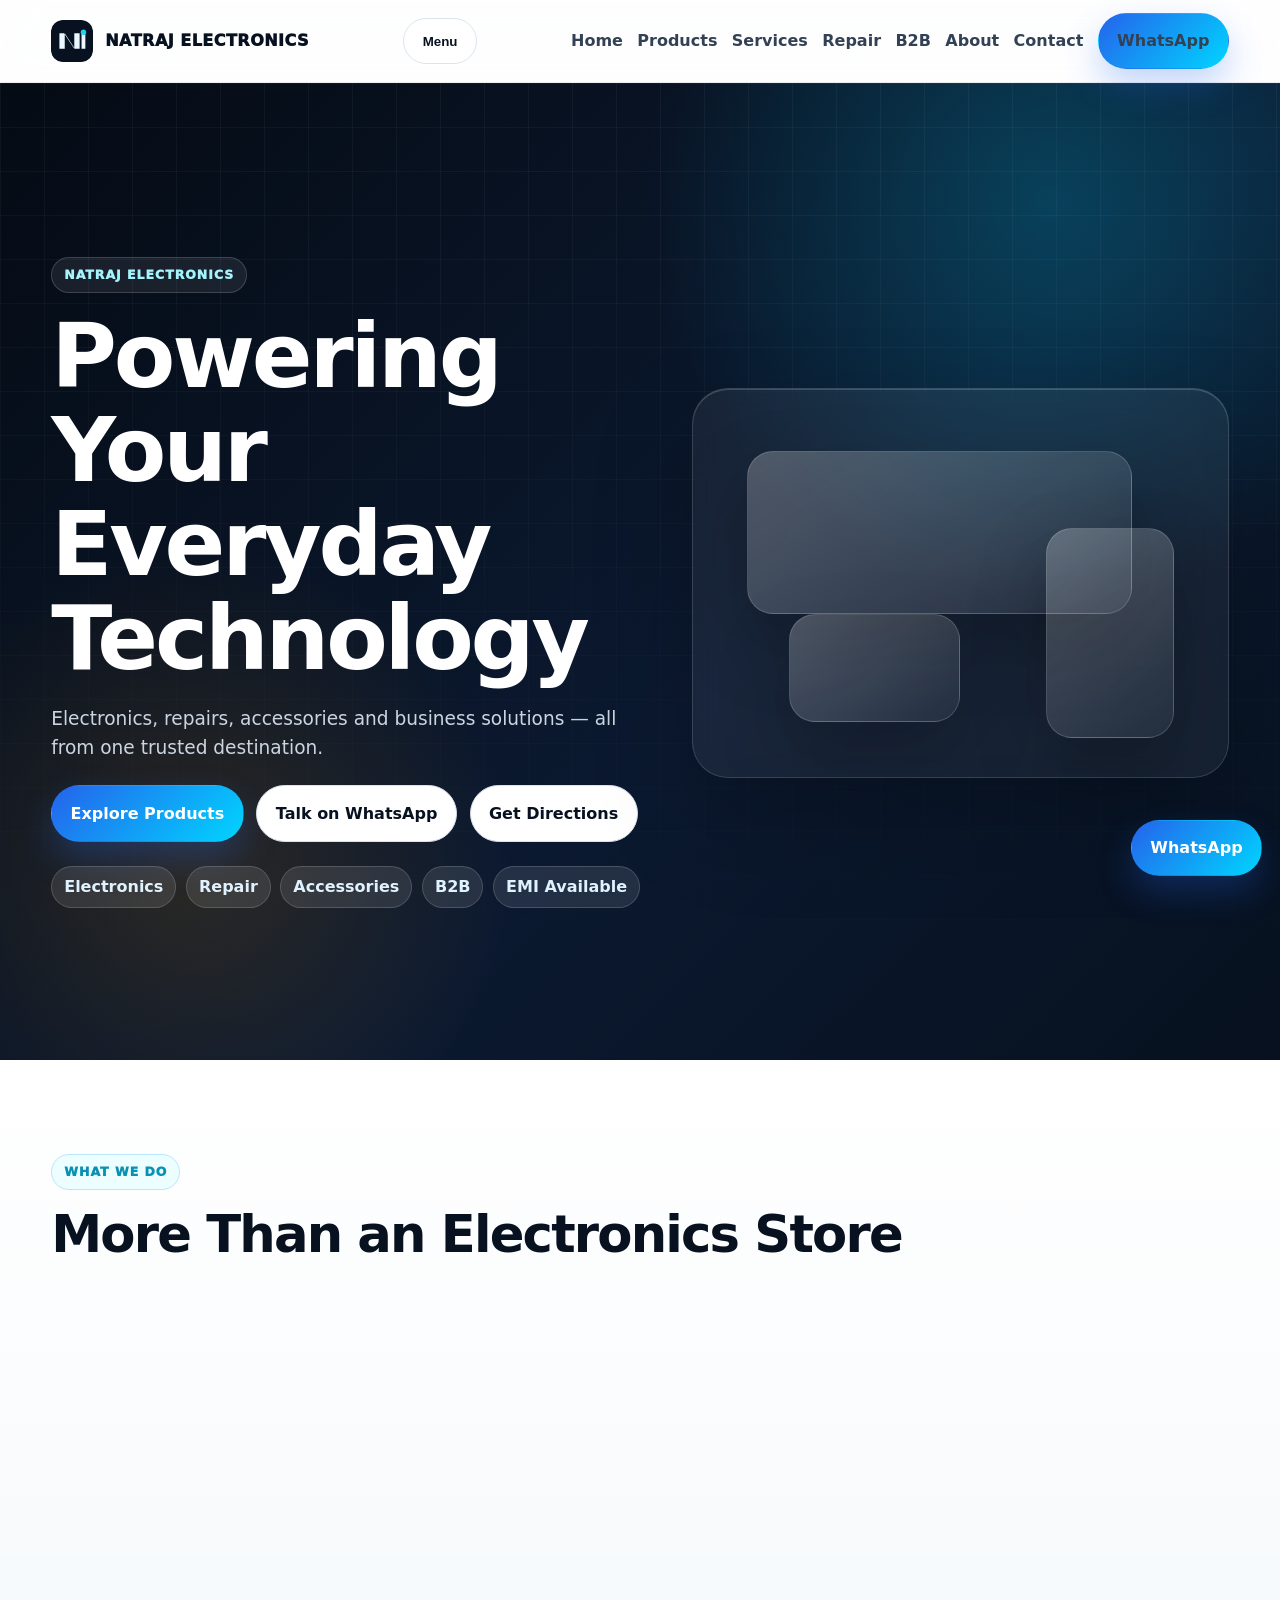
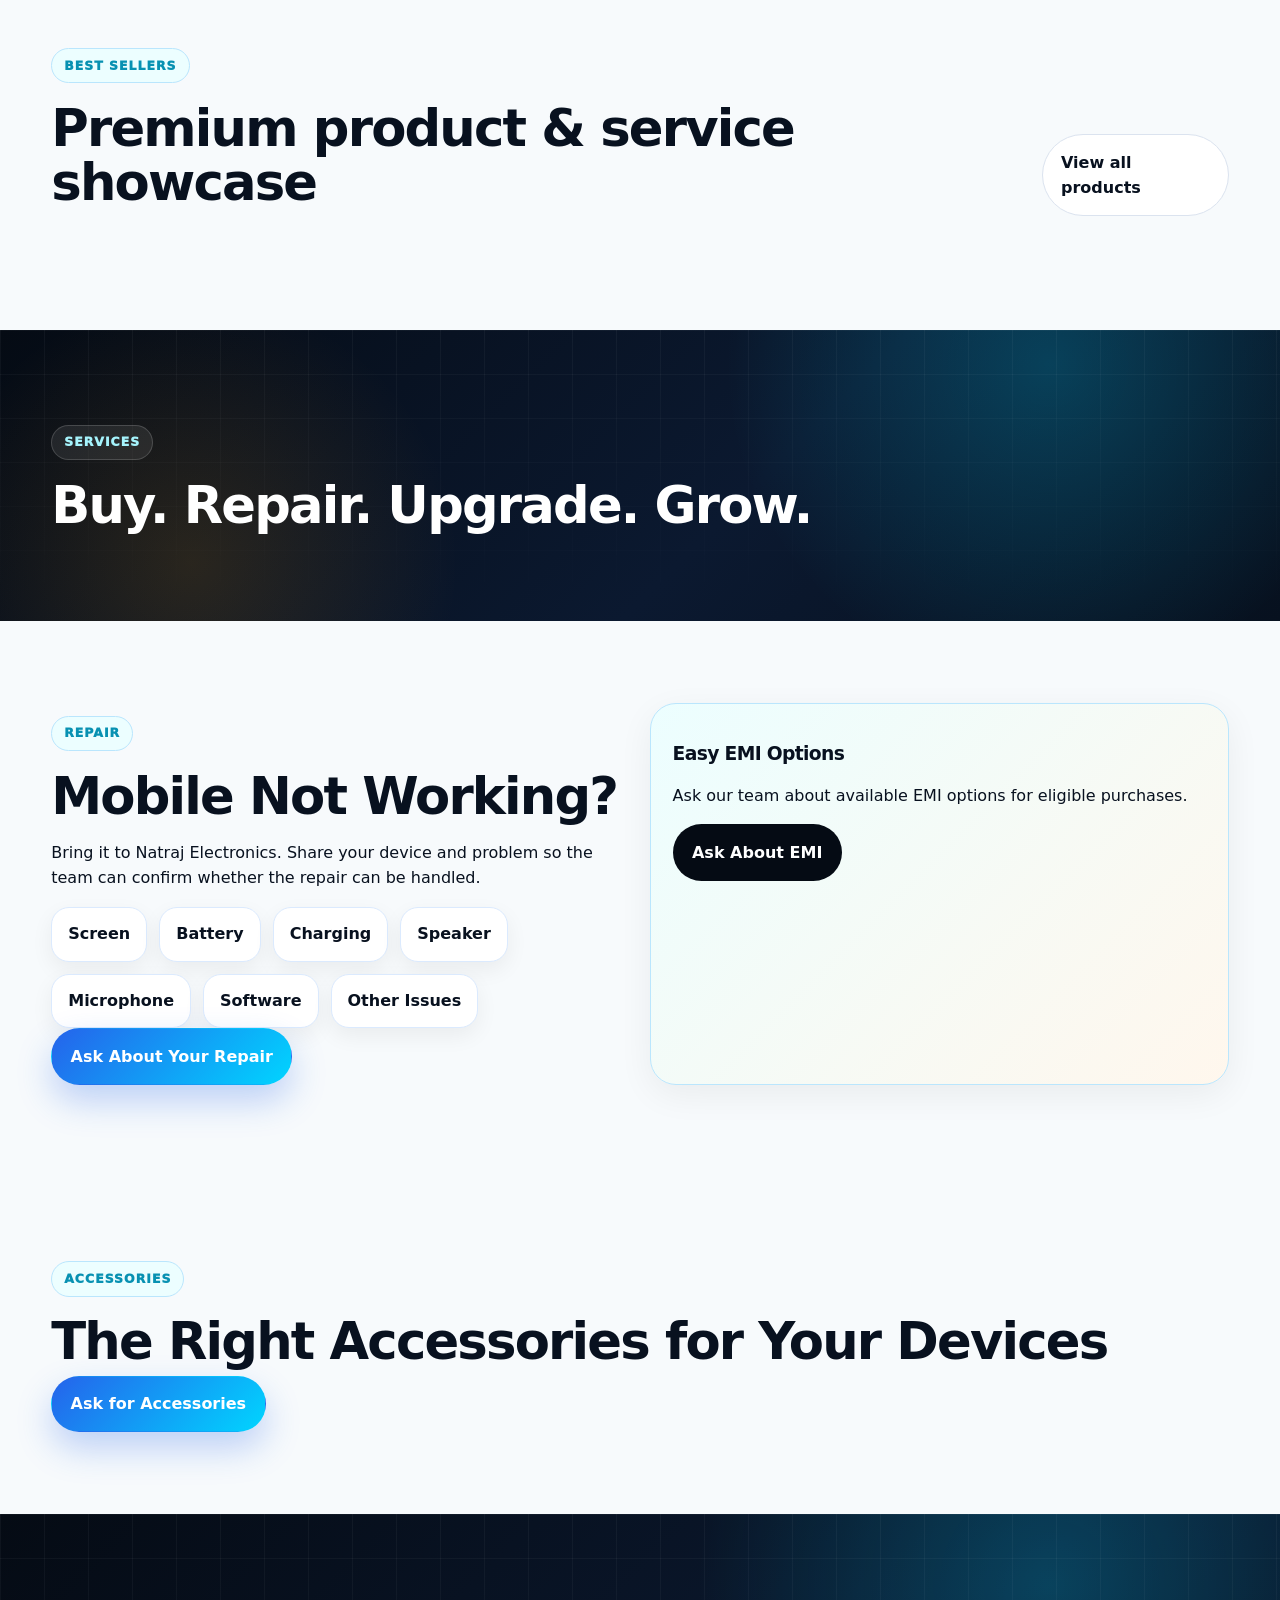
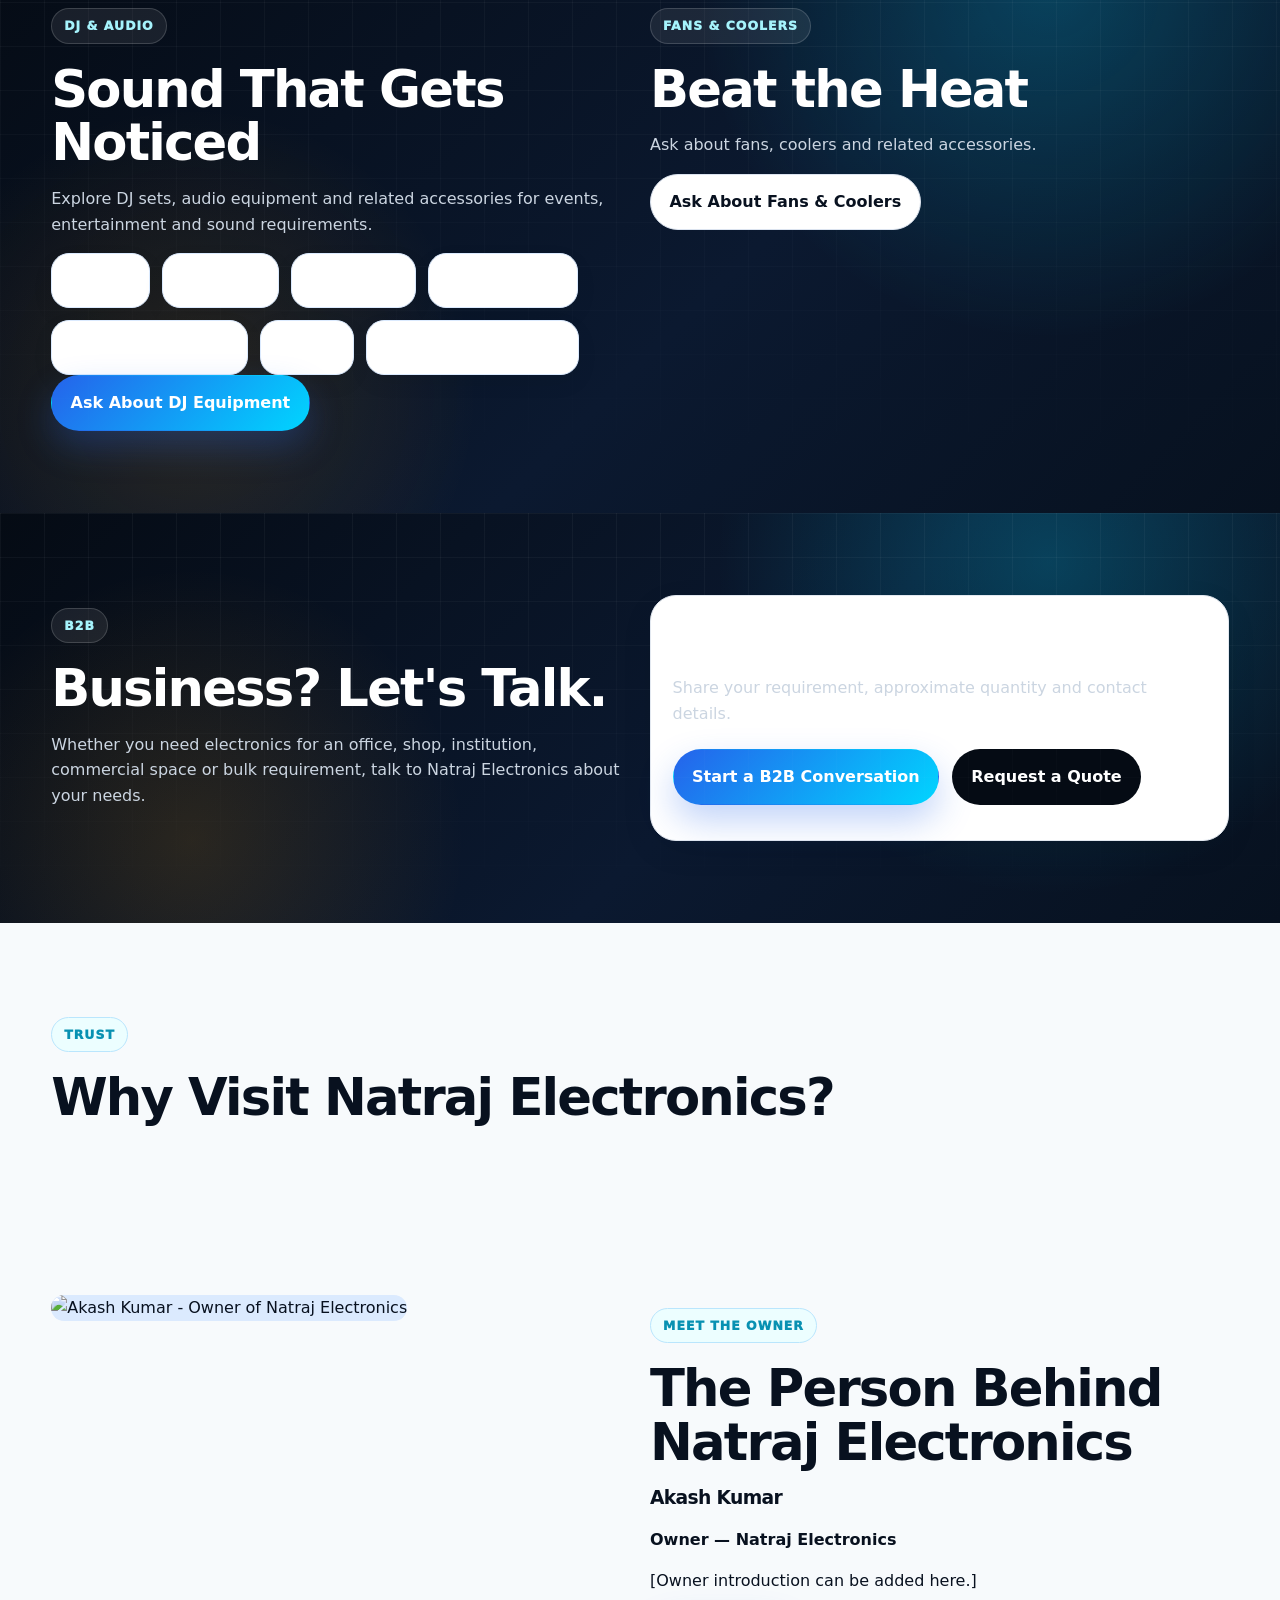
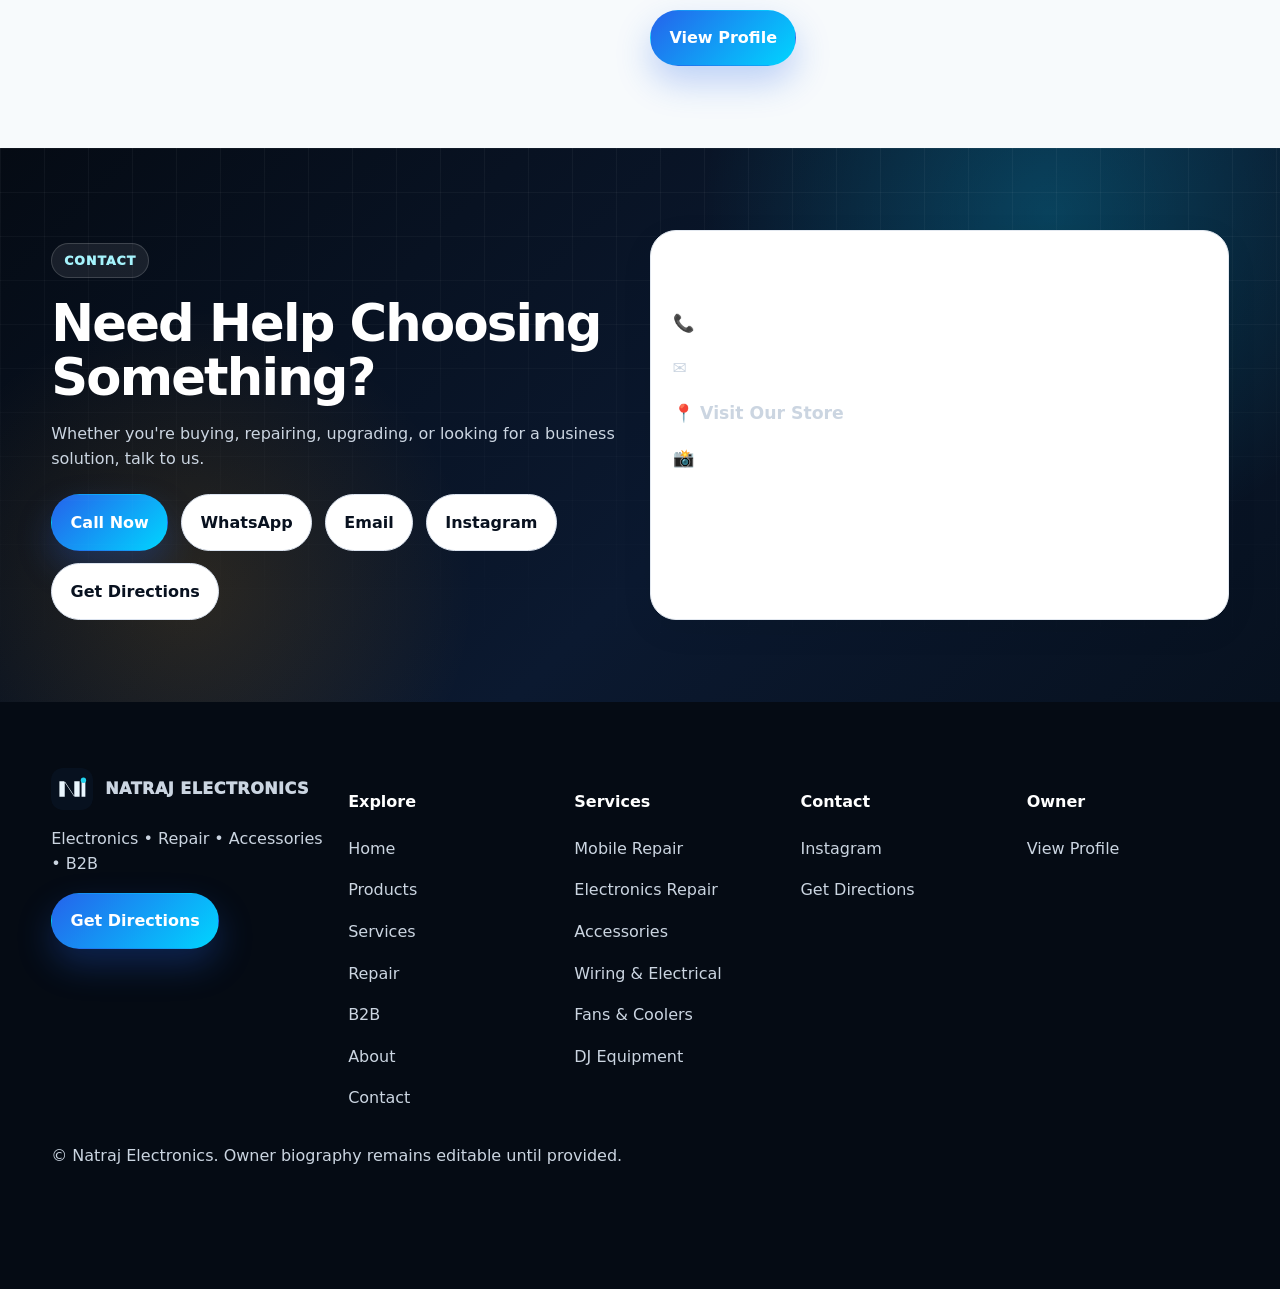
<file: index.html>
<!doctype html><html lang="en"><head><meta charset="utf-8"><meta name="viewport" content="width=device-width,initial-scale=1"><title>Natraj Electronics | Electronics, Repair, Accessories & B2B</title><meta name="description" content="Natraj Electronics offers electronics, mobile accessories, repair services, wiring items, fans, coolers, DJ equipment, B2B solutions and EMI options."><link rel="canonical" href="./index.html"><meta property="og:title" content="Natraj Electronics | Electronics, Repair, Accessories & B2B"><meta property="og:description" content="Natraj Electronics offers electronics, mobile accessories, repair services, wiring items, fans, coolers, DJ equipment, B2B solutions and EMI options."><meta property="og:image" content="assets/images/shop/og-image.svg"><meta name="twitter:card" content="summary_large_image"><meta name="twitter:title" content="Natraj Electronics | Electronics, Repair, Accessories & B2B"><meta name="twitter:description" content="Natraj Electronics offers electronics, mobile accessories, repair services, wiring items, fans, coolers, DJ equipment, B2B solutions and EMI options."><link rel="icon" href="favicon/favicon.svg"><link rel="apple-touch-icon" href="favicon/apple-touch-icon.svg"><link rel="stylesheet" href="css/style.css"><script type="application/ld+json">{"@context":"https://schema.org","@graph":[{"@type":"ElectronicsStore","name":"Natraj Electronics","telephone":"+918969154444","email":"akashakash4657@gmail.com","sameAs":["https://www.instagram.com/natr.aj4444/"],"geo":{"@type":"GeoCoordinates","latitude":25.8860802,"longitude":87.193585},"hasMap":"https://www.google.com/maps/place/Natraj+Electronics/"},{"@type":"WebSite","name":"Natraj Electronics","url":"./"}]}</script></head><body data-page="home"><a class="skip-link" href="#main">Skip to content</a><header class="site-header"><div class="container nav"><a class="brand" href="index.html"><img src="assets/images/logo/mark.svg" alt="Natraj Electronics logo"><span>NATRAJ ELECTRONICS</span></a><button class="btn btn-secondary menu-toggle" type="button" aria-expanded="false" aria-label="Toggle navigation">Menu</button><nav class="nav-links" aria-label="Primary"><a href="index.html">Home</a><a href="products.html">Products</a><a href="services.html">Services</a><a href="services.html#repair">Repair</a><a href="b2b.html">B2B</a><a href="owner.html">About</a><a href="contact.html">Contact</a><a class="btn btn-primary" data-link="whatsapp" target="_blank" rel="noopener">WhatsApp</a></nav></div></header><main id="main"><section class="hero"><div class="container hero-grid"><div><span class="eyebrow">NATRAJ ELECTRONICS</span><h1>Powering Your Everyday Technology</h1><p class="lead">Electronics, repairs, accessories and business solutions — all from one trusted destination.</p><div class="hero-actions"><a class="btn btn-primary" href="products.html">Explore Products</a><a class="btn btn-secondary" data-link="whatsapp" target="_blank" rel="noopener">Talk on WhatsApp</a><a class="btn btn-secondary" data-link="maps" target="_blank" rel="noopener">Get Directions</a></div><div class="trust-strip"><span>Electronics</span><span>Repair</span><span>Accessories</span><span>B2B</span><span>EMI Available</span></div></div><div class="device-stage" aria-label="Abstract premium electronics visual"><div class="device tv"></div><div class="device phone"></div><div class="device chip-device"></div></div></div></section><section class="soft-section"><div class="container"><p class="eyebrow">What we do</p><h2 class="section-title">More Than an Electronics Store</h2><div class="grid cols-4"><article class="what-card reveal"><h3>Buy</h3><p>Electronics, accessories, fans, coolers, DJ equipment and more.</p></article><article class="what-card reveal"><h3>Repair</h3><p>Mobile, electronics and accessory repair/support.</p></article><article class="what-card reveal"><h3>Business</h3><p>B2B and bulk electronics requirements.</p></article><article class="what-card reveal"><h3>Upgrade</h3><p>New electronics and accessories with EMI options.</p></article></div></div></section><section id="products"><div class="container"><div class="section-head"><div><p class="eyebrow">Best Sellers</p><h2>Premium product & service showcase</h2></div><a class="btn btn-secondary" href="products.html">View all products</a></div><div id="productGrid" class="grid cols-3"></div></div></section><section class="dark-section"><div class="container"><p class="eyebrow">Services</p><h2 class="section-title">Buy. Repair. Upgrade. Grow.</h2><div class="grid cols-4" data-services></div></div></section><section id="repair"><div class="container grid cols-2"><div><p class="eyebrow">Repair</p><h2 class="section-title">Mobile Not Working?</h2><p>Bring it to Natraj Electronics. Share your device and problem so the team can confirm whether the repair can be handled.</p><div class="repair-chips"><span>Screen</span><span>Battery</span><span>Charging</span><span>Speaker</span><span>Microphone</span><span>Software</span><span>Other Issues</span></div><a class="btn btn-primary" data-link="whatsapp" data-message-key="repair" target="_blank" rel="noopener">Ask About Your Repair</a></div><article class="card accent-card"><h3>Easy EMI Options</h3><p>Ask our team about available EMI options for eligible purchases.</p><a class="btn btn-dark" data-link="whatsapp" data-message-key="emi" target="_blank" rel="noopener">Ask About EMI</a></article></div></section><section><div class="container"><p class="eyebrow">Accessories</p><h2 class="section-title">The Right Accessories for Your Devices</h2><div id="accessoryItems" class="category-grid"></div><a class="btn btn-primary" data-link="whatsapp" data-message-key="accessories" target="_blank" rel="noopener">Ask for Accessories</a></div></section><section class="dark-section"><div class="container grid cols-2"><div><p class="eyebrow">DJ & Audio</p><h2 class="section-title">Sound That Gets Noticed</h2><p>Explore DJ sets, audio equipment and related accessories for events, entertainment and sound requirements.</p><div class="repair-chips"><span>DJ Sets</span><span>Speakers</span><span>Amplifiers</span><span>Microphones</span><span>Audio Accessories</span><span>Cables</span><span>Other DJ Equipment</span></div><a class="btn btn-primary" data-link="whatsapp" data-message-key="dj" target="_blank" rel="noopener">Ask About DJ Equipment</a></div><div><p class="eyebrow">Fans & Coolers</p><h2 class="section-title">Beat the Heat</h2><p>Ask about fans, coolers and related accessories.</p><a class="btn btn-secondary" data-link="whatsapp" data-message-key="fans" target="_blank" rel="noopener">Ask About Fans & Coolers</a></div></div></section><section class="dark-section"><div class="container grid cols-2"><div><p class="eyebrow">B2B</p><h2 class="section-title">Business? Let's Talk.</h2><p>Whether you need electronics for an office, shop, institution, commercial space or bulk requirement, talk to Natraj Electronics about your needs.</p><div id="b2bItems" class="filters"></div></div><div class="card"><h3>Start a business conversation</h3><p class="muted">Share your requirement, approximate quantity and contact details.</p><div class="action-row"><a class="btn btn-primary" data-link="whatsapp" data-message-key="b2b" target="_blank" rel="noopener">Start a B2B Conversation</a><a class="btn btn-dark" href="b2b.html#b2b-form">Request a Quote</a></div></div></div></section><section><div class="container"><p class="eyebrow">Trust</p><h2 class="section-title">Why Visit Natraj Electronics?</h2><div id="trustGrid" class="grid cols-3"></div></div></section><section><div class="container grid cols-2"><article class="portrait-card"><img class="owner-img" data-owner-image alt="Akash Kumar - Owner of Natraj Electronics" loading="lazy" width="720" height="900"></article><div><p class="eyebrow">Meet the Owner</p><h2 class="section-title">The Person Behind Natraj Electronics</h2><h3>Akash Kumar</h3><p><strong>Owner — Natraj Electronics</strong></p><p>[Owner introduction can be added here.]</p><a class="btn btn-primary" data-link="owner" target="_blank" rel="noopener">View Profile</a></div></div></section><section class="dark-section"><div class="container grid cols-2"><div><p class="eyebrow">Contact</p><h2 class="section-title">Need Help Choosing Something?</h2><p>Whether you're buying, repairing, upgrading, or looking for a business solution, talk to us.</p><div class="action-row"><a class="btn btn-primary" data-link="call">Call Now</a><a class="btn btn-secondary" data-link="whatsapp" target="_blank" rel="noopener">WhatsApp</a><a class="btn btn-secondary" data-link="email">Email</a><a class="btn btn-secondary" data-link="instagram" target="_blank" rel="noopener">Instagram</a><a class="btn btn-secondary" data-link="maps" target="_blank" rel="noopener">Get Directions</a></div></div><article class="card contact-card"><h3>Natraj Electronics</h3><p>📞 <a data-link="call"><strong data-config="phone"></strong></a></p><p>✉ <a data-link="email"><strong data-config="email"></strong></a></p><p>📍 <a data-link="maps" target="_blank" rel="noopener"><strong>Visit Our Store</strong></a></p><p>📸 <a data-link="instagram" target="_blank" rel="noopener"><strong data-config="instagramHandle"></strong></a></p></article></div></section></main><footer class="site-footer"><div class="container footer-grid"><div><a class="brand" href="index.html"><img src="assets/images/logo/mark.svg" alt="Natraj Electronics logo"><span>NATRAJ ELECTRONICS</span></a><p>Electronics • Repair • Accessories • B2B</p><a class="btn btn-primary" data-link="maps" target="_blank" rel="noopener">Get Directions</a></div><div><h4>Explore</h4><p><a href="index.html">Home</a></p><p><a href="products.html">Products</a></p><p><a href="services.html">Services</a></p><p><a href="services.html#repair">Repair</a></p><p><a href="b2b.html">B2B</a></p><p><a href="owner.html">About</a></p><p><a href="contact.html">Contact</a></p></div><div><h4>Services</h4><p>Mobile Repair</p><p>Electronics Repair</p><p>Accessories</p><p>Wiring & Electrical</p><p>Fans & Coolers</p><p>DJ Equipment</p></div><div><h4>Contact</h4><p><a data-link="call"><span data-config="phone"></span></a></p><p><a data-link="email"><span data-config="email"></span></a></p><p><a data-link="instagram" target="_blank" rel="noopener">Instagram</a></p><p><a data-link="maps" target="_blank" rel="noopener">Get Directions</a></p></div><div><h4>Owner</h4><p><span data-config="owner.name"></span></p><p><a data-link="owner" target="_blank" rel="noopener">View Profile</a></p></div></div><div class="container"><p>© <span class="year"></span> Natraj Electronics. Owner biography remains editable until provided.</p></div></footer><a class="btn btn-primary floating-whatsapp" data-link="whatsapp" target="_blank" rel="noopener" aria-label="WhatsApp Natraj Electronics">WhatsApp</a><nav class="mobile-bottom-nav" aria-label="Mobile quick navigation"><a href="index.html">Home</a><a href="products.html">Products</a><a data-link="whatsapp" target="_blank" rel="noopener">WhatsApp</a><a data-link="call">Call</a></nav><script src="js/config.js"></script><script src="js/products.js"></script><script src="js/services.js"></script><script src="js/main.js"></script><script src="js/contact.js"></script></body></html>
</file>
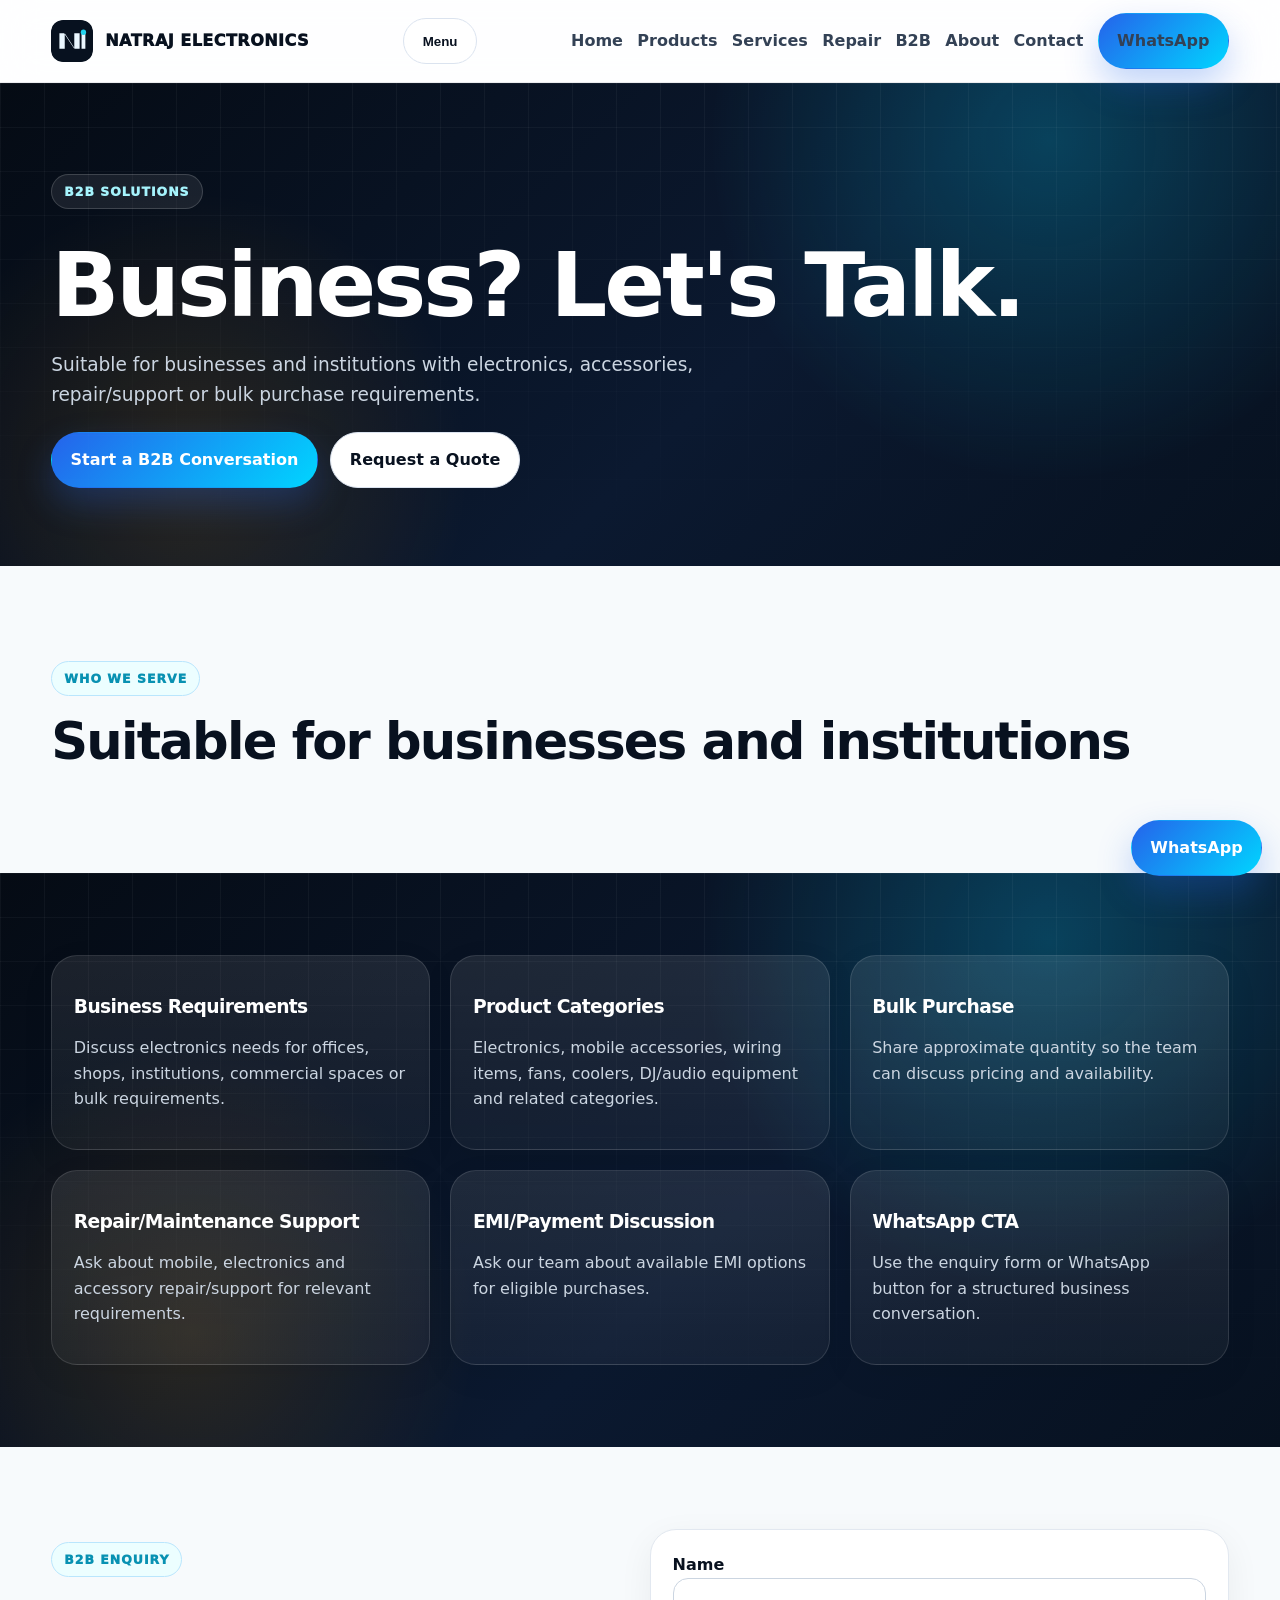
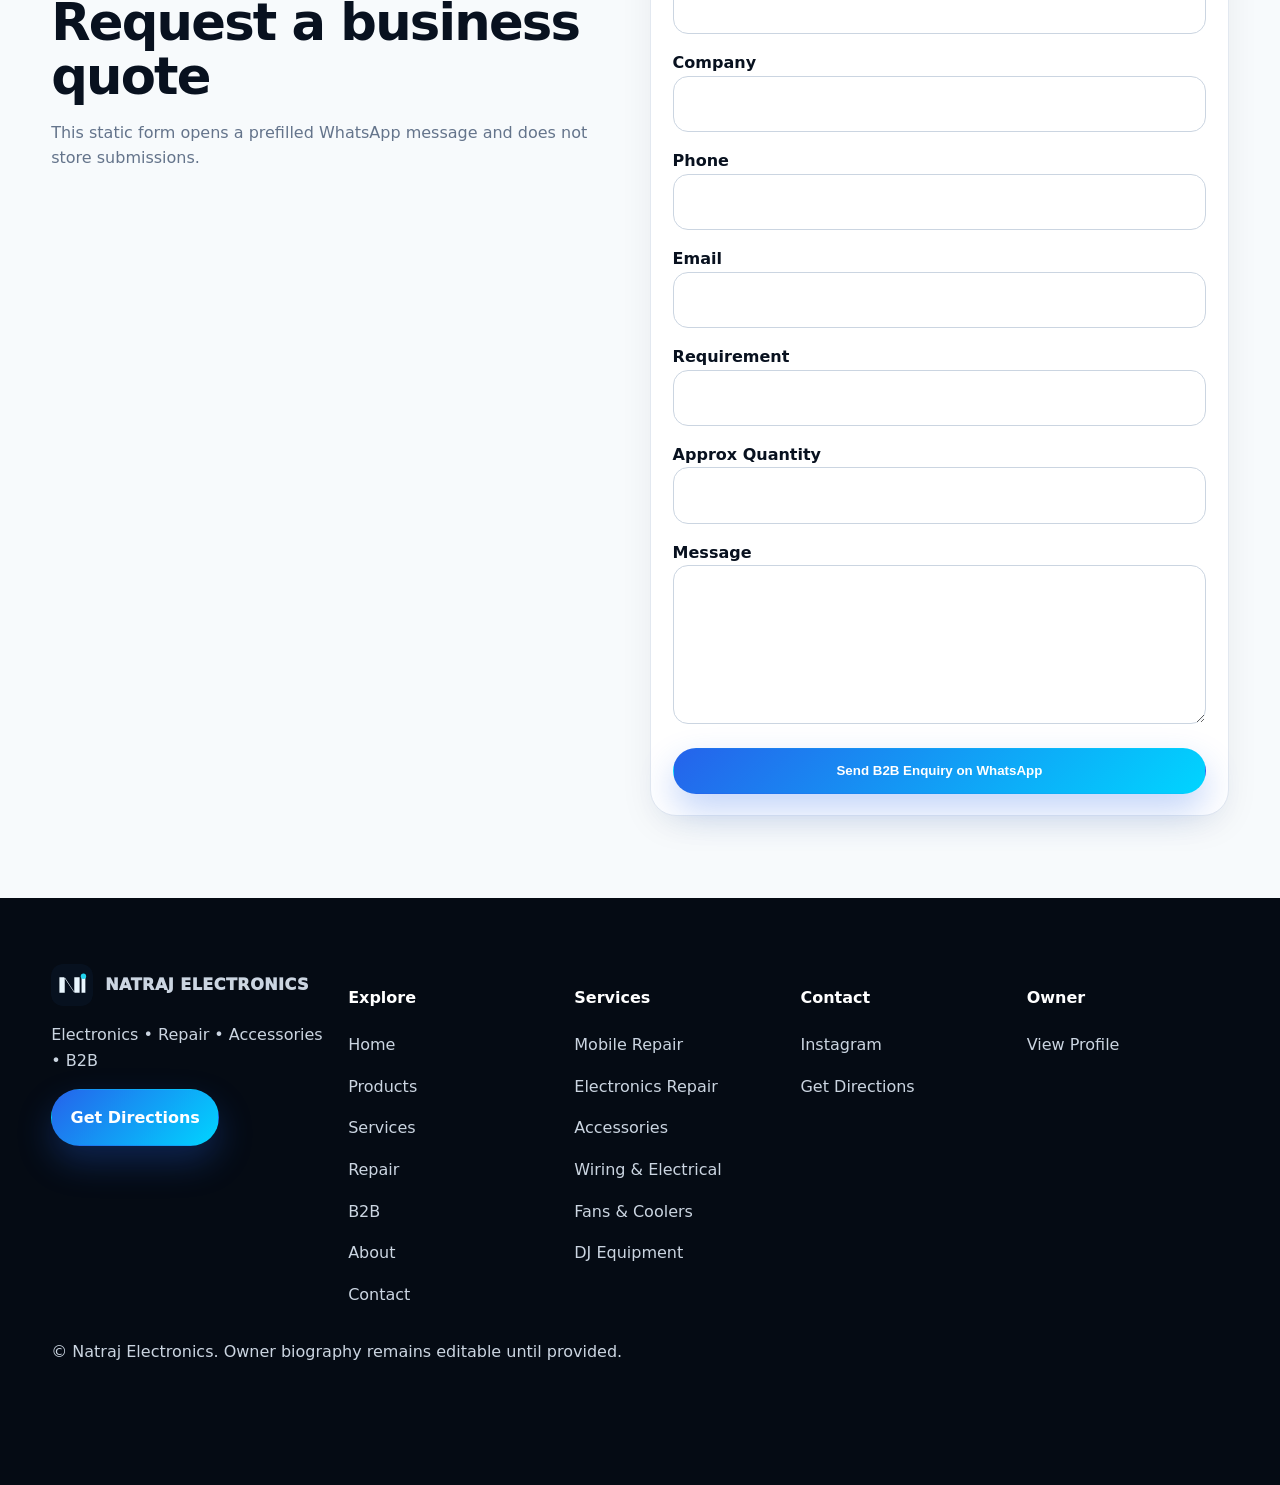
<file: b2b.html>
<!doctype html><html lang="en"><head><meta charset="utf-8"><meta name="viewport" content="width=device-width,initial-scale=1"><title>B2B Electronics Solutions | Natraj Electronics</title><meta name="description" content="Dedicated B2B page for business electronics requirements, bulk purchase, repair support, product categories and EMI discussion."><link rel="canonical" href="./b2b.html"><meta property="og:title" content="B2B Electronics Solutions | Natraj Electronics"><meta property="og:description" content="Dedicated B2B page for business electronics requirements, bulk purchase, repair support, product categories and EMI discussion."><meta property="og:image" content="assets/images/shop/og-image.svg"><meta name="twitter:card" content="summary_large_image"><meta name="twitter:title" content="B2B Electronics Solutions | Natraj Electronics"><meta name="twitter:description" content="Dedicated B2B page for business electronics requirements, bulk purchase, repair support, product categories and EMI discussion."><link rel="icon" href="favicon/favicon.svg"><link rel="apple-touch-icon" href="favicon/apple-touch-icon.svg"><link rel="stylesheet" href="css/style.css"><script type="application/ld+json">{"@context":"https://schema.org","@graph":[{"@type":"ElectronicsStore","name":"Natraj Electronics","telephone":"+918969154444","email":"akashakash4657@gmail.com","sameAs":["https://www.instagram.com/natr.aj4444/"],"geo":{"@type":"GeoCoordinates","latitude":25.8860802,"longitude":87.193585},"hasMap":"https://www.google.com/maps/place/Natraj+Electronics/"},{"@type":"WebSite","name":"Natraj Electronics","url":"./"}]}</script></head><body data-page="page"><a class="skip-link" href="#main">Skip to content</a><header class="site-header"><div class="container nav"><a class="brand" href="index.html"><img src="assets/images/logo/mark.svg" alt="Natraj Electronics logo"><span>NATRAJ ELECTRONICS</span></a><button class="btn btn-secondary menu-toggle" type="button" aria-expanded="false" aria-label="Toggle navigation">Menu</button><nav class="nav-links" aria-label="Primary"><a href="index.html">Home</a><a href="products.html">Products</a><a href="services.html">Services</a><a href="services.html#repair">Repair</a><a href="b2b.html">B2B</a><a href="owner.html">About</a><a href="contact.html">Contact</a><a class="btn btn-primary" data-link="whatsapp" target="_blank" rel="noopener">WhatsApp</a></nav></div></header><main id="main"><section class="page-hero"><div class="container"><p class="eyebrow">B2B Solutions</p><h1>Business? Let's Talk.</h1><p class="lead">Suitable for businesses and institutions with electronics, accessories, repair/support or bulk purchase requirements.</p><div class="hero-actions"><a class="btn btn-primary" data-link="whatsapp" data-message-key="b2b" target="_blank" rel="noopener">Start a B2B Conversation</a><a class="btn btn-secondary" href="#b2b-form">Request a Quote</a></div></div></section><section><div class="container"><p class="eyebrow">Who we serve</p><h2 class="section-title">Suitable for businesses and institutions</h2><div id="b2bItems" class="filters"></div></div></section><section class="dark-section"><div class="container grid cols-3"><article class="service-card"><h3>Business Requirements</h3><p>Discuss electronics needs for offices, shops, institutions, commercial spaces or bulk requirements.</p></article><article class="service-card"><h3>Product Categories</h3><p>Electronics, mobile accessories, wiring items, fans, coolers, DJ/audio equipment and related categories.</p></article><article class="service-card"><h3>Bulk Purchase</h3><p>Share approximate quantity so the team can discuss pricing and availability.</p></article><article class="service-card"><h3>Repair/Maintenance Support</h3><p>Ask about mobile, electronics and accessory repair/support for relevant requirements.</p></article><article class="service-card"><h3>EMI/Payment Discussion</h3><p>Ask our team about available EMI options for eligible purchases.</p></article><article class="service-card"><h3>WhatsApp CTA</h3><p>Use the enquiry form or WhatsApp button for a structured business conversation.</p></article></div></section><section id="b2b-form"><div class="container grid cols-2"><div><p class="eyebrow">B2B Enquiry</p><h2 class="section-title">Request a business quote</h2><p class="muted">This static form opens a prefilled WhatsApp message and does not store submissions.</p></div><form class="card form" data-enquiry-form><label>Name<input name="name" required></label><label>Company<input name="company"></label><label>Phone<input name="phone" required></label><label>Email<input name="email" type="email"></label><label>Requirement<input name="requirement"></label><label>Approx Quantity<input name="quantity"></label><label>Message<textarea name="message" rows="5"></textarea></label><button class="btn btn-primary" type="submit">Send B2B Enquiry on WhatsApp</button></form></div></section></main><footer class="site-footer"><div class="container footer-grid"><div><a class="brand" href="index.html"><img src="assets/images/logo/mark.svg" alt="Natraj Electronics logo"><span>NATRAJ ELECTRONICS</span></a><p>Electronics • Repair • Accessories • B2B</p><a class="btn btn-primary" data-link="maps" target="_blank" rel="noopener">Get Directions</a></div><div><h4>Explore</h4><p><a href="index.html">Home</a></p><p><a href="products.html">Products</a></p><p><a href="services.html">Services</a></p><p><a href="services.html#repair">Repair</a></p><p><a href="b2b.html">B2B</a></p><p><a href="owner.html">About</a></p><p><a href="contact.html">Contact</a></p></div><div><h4>Services</h4><p>Mobile Repair</p><p>Electronics Repair</p><p>Accessories</p><p>Wiring & Electrical</p><p>Fans & Coolers</p><p>DJ Equipment</p></div><div><h4>Contact</h4><p><a data-link="call"><span data-config="phone"></span></a></p><p><a data-link="email"><span data-config="email"></span></a></p><p><a data-link="instagram" target="_blank" rel="noopener">Instagram</a></p><p><a data-link="maps" target="_blank" rel="noopener">Get Directions</a></p></div><div><h4>Owner</h4><p><span data-config="owner.name"></span></p><p><a data-link="owner" target="_blank" rel="noopener">View Profile</a></p></div></div><div class="container"><p>© <span class="year"></span> Natraj Electronics. Owner biography remains editable until provided.</p></div></footer><a class="btn btn-primary floating-whatsapp" data-link="whatsapp" target="_blank" rel="noopener" aria-label="WhatsApp Natraj Electronics">WhatsApp</a><nav class="mobile-bottom-nav" aria-label="Mobile quick navigation"><a href="index.html">Home</a><a href="products.html">Products</a><a data-link="whatsapp" target="_blank" rel="noopener">WhatsApp</a><a data-link="call">Call</a></nav><script src="js/config.js"></script><script src="js/products.js"></script><script src="js/services.js"></script><script src="js/main.js"></script><script src="js/contact.js"></script></body></html>
</file>
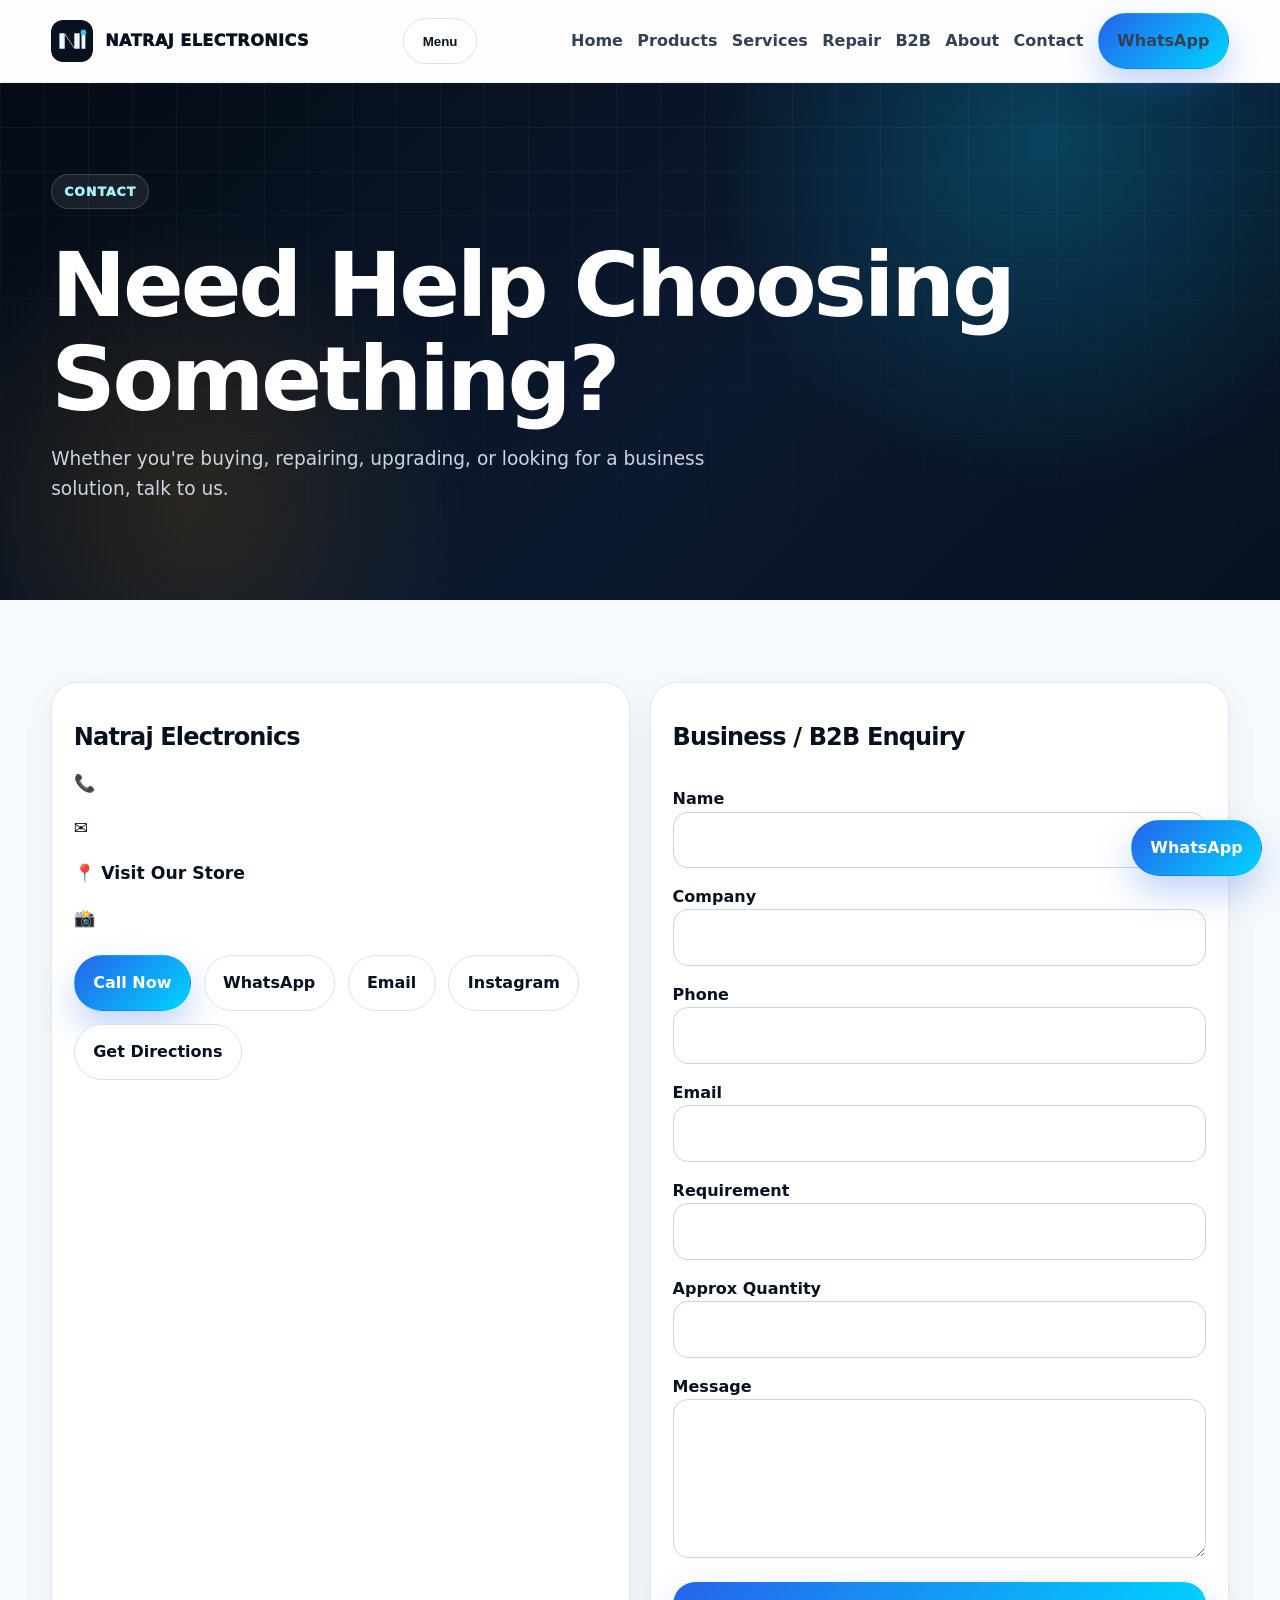
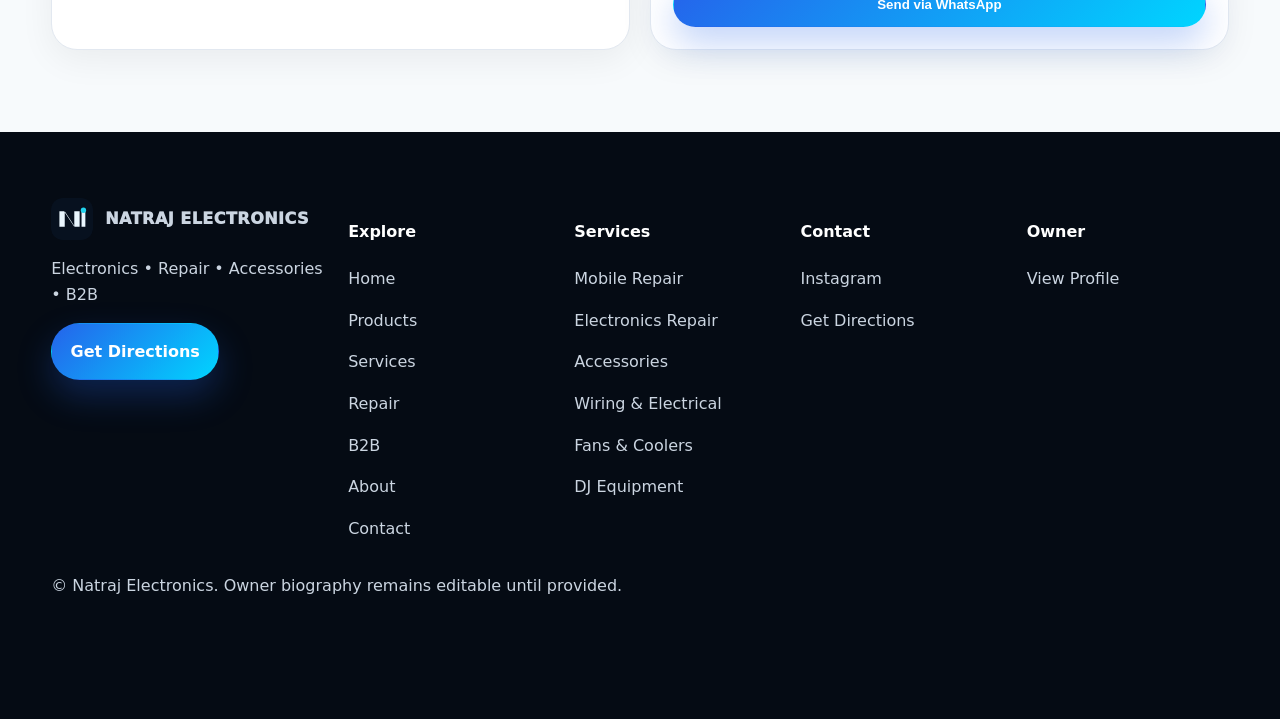
<file: contact.html>
<!doctype html><html lang="en"><head><meta charset="utf-8"><meta name="viewport" content="width=device-width,initial-scale=1"><title>Contact Natraj Electronics</title><meta name="description" content="Call, WhatsApp, email, Instagram or get directions to Natraj Electronics for products, repair, B2B and EMI enquiries."><link rel="canonical" href="./contact.html"><meta property="og:title" content="Contact Natraj Electronics"><meta property="og:description" content="Call, WhatsApp, email, Instagram or get directions to Natraj Electronics for products, repair, B2B and EMI enquiries."><meta property="og:image" content="assets/images/shop/og-image.svg"><meta name="twitter:card" content="summary_large_image"><meta name="twitter:title" content="Contact Natraj Electronics"><meta name="twitter:description" content="Call, WhatsApp, email, Instagram or get directions to Natraj Electronics for products, repair, B2B and EMI enquiries."><link rel="icon" href="favicon/favicon.svg"><link rel="apple-touch-icon" href="favicon/apple-touch-icon.svg"><link rel="stylesheet" href="css/style.css"><script type="application/ld+json">{"@context":"https://schema.org","@graph":[{"@type":"ElectronicsStore","name":"Natraj Electronics","telephone":"+918969154444","email":"akashakash4657@gmail.com","sameAs":["https://www.instagram.com/natr.aj4444/"],"geo":{"@type":"GeoCoordinates","latitude":25.8860802,"longitude":87.193585},"hasMap":"https://www.google.com/maps/place/Natraj+Electronics/"},{"@type":"WebSite","name":"Natraj Electronics","url":"./"}]}</script></head><body data-page="page"><a class="skip-link" href="#main">Skip to content</a><header class="site-header"><div class="container nav"><a class="brand" href="index.html"><img src="assets/images/logo/mark.svg" alt="Natraj Electronics logo"><span>NATRAJ ELECTRONICS</span></a><button class="btn btn-secondary menu-toggle" type="button" aria-expanded="false" aria-label="Toggle navigation">Menu</button><nav class="nav-links" aria-label="Primary"><a href="index.html">Home</a><a href="products.html">Products</a><a href="services.html">Services</a><a href="services.html#repair">Repair</a><a href="b2b.html">B2B</a><a href="owner.html">About</a><a href="contact.html">Contact</a><a class="btn btn-primary" data-link="whatsapp" target="_blank" rel="noopener">WhatsApp</a></nav></div></header><main id="main"><section class="page-hero"><div class="container"><p class="eyebrow">Contact</p><h1>Need Help Choosing Something?</h1><p class="lead">Whether you're buying, repairing, upgrading, or looking for a business solution, talk to us.</p></div></section><section><div class="container grid cols-2"><article class="card contact-card"><h2>Natraj Electronics</h2><p>📞 <a data-link="call"><strong data-config="phone"></strong></a></p><p>✉ <a data-link="email"><strong data-config="email"></strong></a></p><p>📍 <a data-link="maps" target="_blank" rel="noopener"><strong>Visit Our Store</strong></a></p><p>📸 <a data-link="instagram" target="_blank" rel="noopener"><strong data-config="instagramHandle"></strong></a></p><div class="action-row"><a class="btn btn-primary" data-link="call">Call Now</a><a class="btn btn-secondary" data-link="whatsapp" target="_blank" rel="noopener">WhatsApp</a><a class="btn btn-secondary" data-link="email">Email</a><a class="btn btn-secondary" data-link="instagram" target="_blank" rel="noopener">Instagram</a><a class="btn btn-secondary" data-link="maps" target="_blank" rel="noopener">Get Directions</a></div></article><form class="card form" data-enquiry-form><h2>Business / B2B Enquiry</h2><label>Name<input name="name" required></label><label>Company<input name="company"></label><label>Phone<input name="phone" required></label><label>Email<input name="email" type="email"></label><label>Requirement<input name="requirement"></label><label>Approx Quantity<input name="quantity"></label><label>Message<textarea name="message" rows="5"></textarea></label><button class="btn btn-primary" type="submit">Send via WhatsApp</button></form></div></section></main><footer class="site-footer"><div class="container footer-grid"><div><a class="brand" href="index.html"><img src="assets/images/logo/mark.svg" alt="Natraj Electronics logo"><span>NATRAJ ELECTRONICS</span></a><p>Electronics • Repair • Accessories • B2B</p><a class="btn btn-primary" data-link="maps" target="_blank" rel="noopener">Get Directions</a></div><div><h4>Explore</h4><p><a href="index.html">Home</a></p><p><a href="products.html">Products</a></p><p><a href="services.html">Services</a></p><p><a href="services.html#repair">Repair</a></p><p><a href="b2b.html">B2B</a></p><p><a href="owner.html">About</a></p><p><a href="contact.html">Contact</a></p></div><div><h4>Services</h4><p>Mobile Repair</p><p>Electronics Repair</p><p>Accessories</p><p>Wiring & Electrical</p><p>Fans & Coolers</p><p>DJ Equipment</p></div><div><h4>Contact</h4><p><a data-link="call"><span data-config="phone"></span></a></p><p><a data-link="email"><span data-config="email"></span></a></p><p><a data-link="instagram" target="_blank" rel="noopener">Instagram</a></p><p><a data-link="maps" target="_blank" rel="noopener">Get Directions</a></p></div><div><h4>Owner</h4><p><span data-config="owner.name"></span></p><p><a data-link="owner" target="_blank" rel="noopener">View Profile</a></p></div></div><div class="container"><p>© <span class="year"></span> Natraj Electronics. Owner biography remains editable until provided.</p></div></footer><a class="btn btn-primary floating-whatsapp" data-link="whatsapp" target="_blank" rel="noopener" aria-label="WhatsApp Natraj Electronics">WhatsApp</a><nav class="mobile-bottom-nav" aria-label="Mobile quick navigation"><a href="index.html">Home</a><a href="products.html">Products</a><a data-link="whatsapp" target="_blank" rel="noopener">WhatsApp</a><a data-link="call">Call</a></nav><script src="js/config.js"></script><script src="js/products.js"></script><script src="js/services.js"></script><script src="js/main.js"></script><script src="js/contact.js"></script></body></html>
</file>
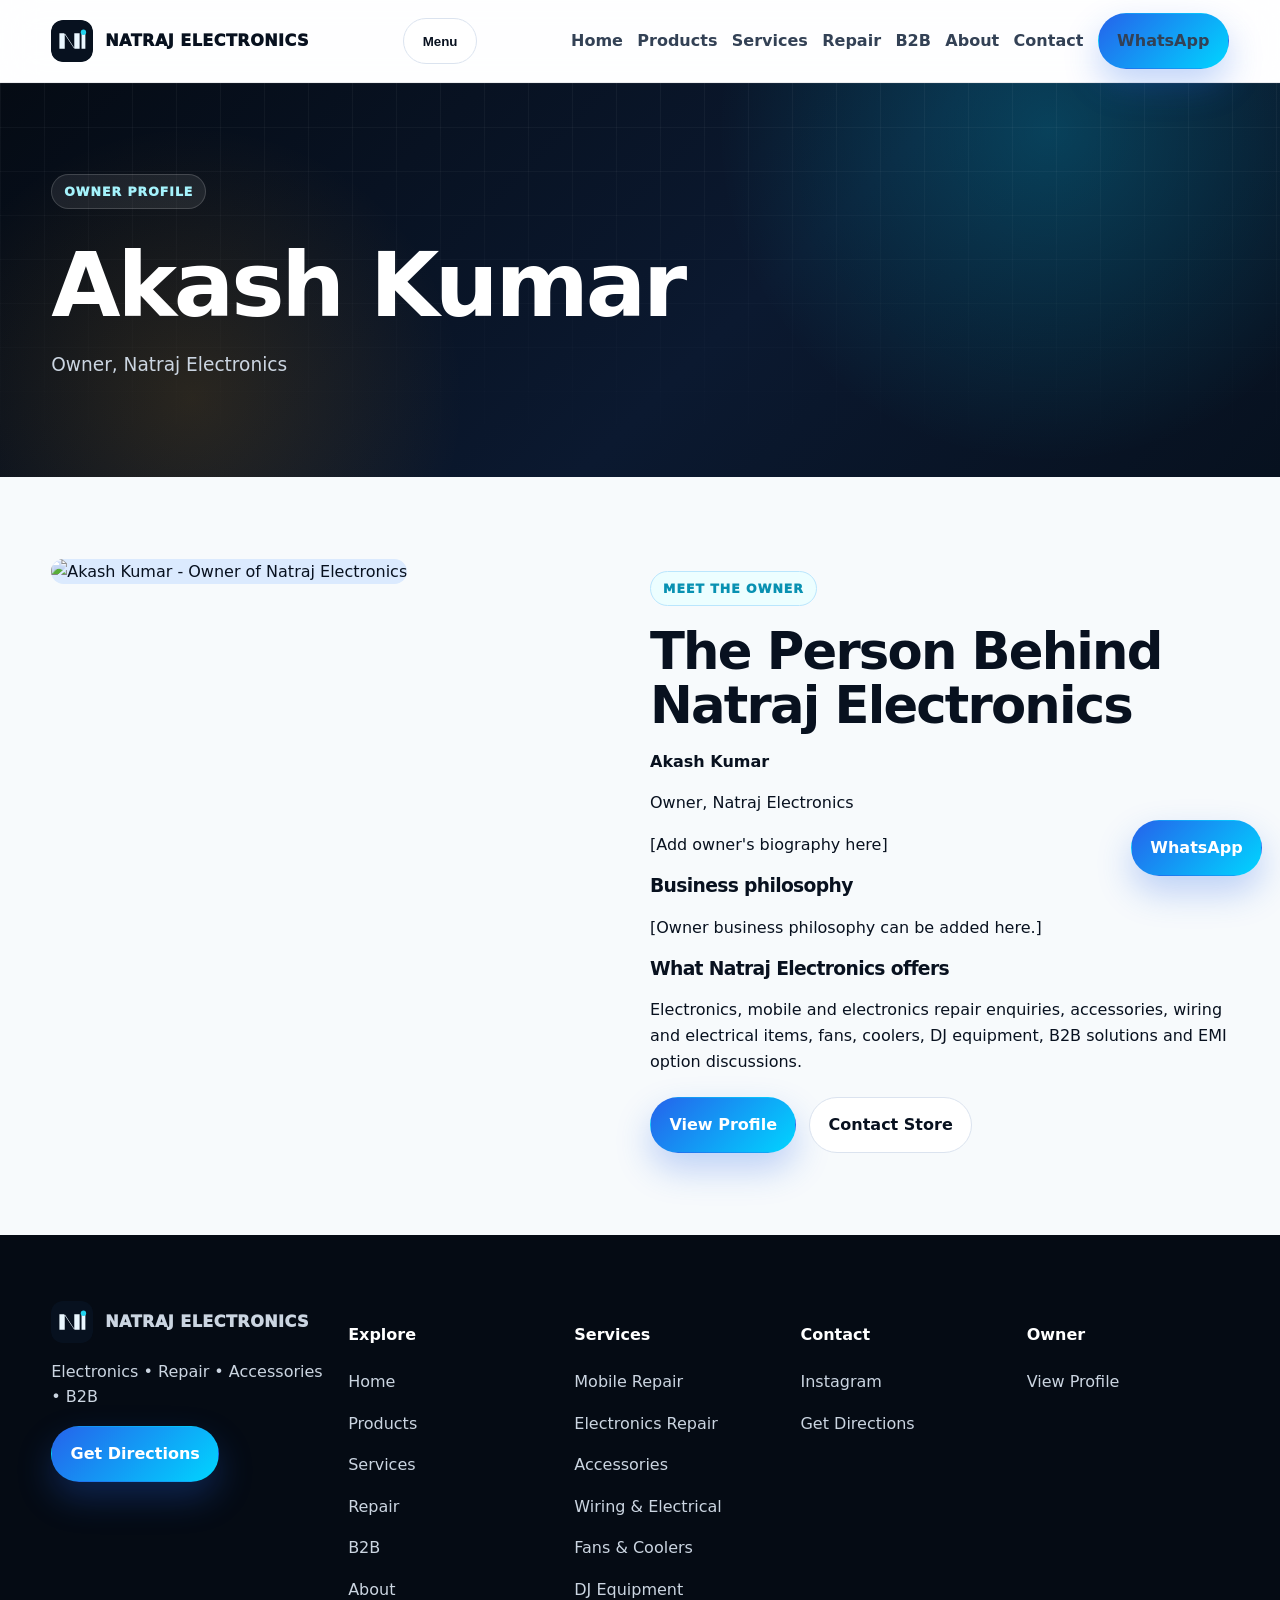
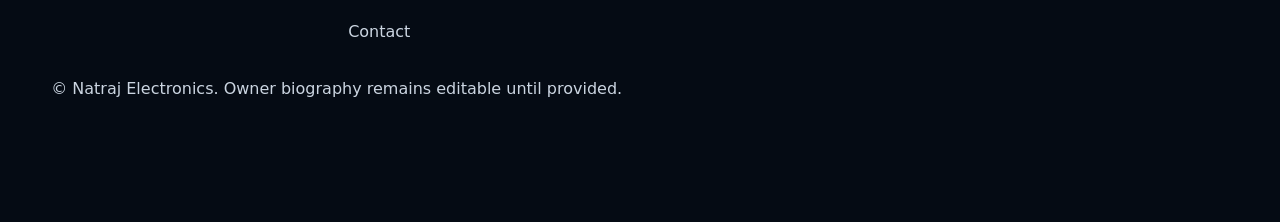
<file: owner.html>
<!doctype html><html lang="en"><head><meta charset="utf-8"><meta name="viewport" content="width=device-width,initial-scale=1"><title>Akash Kumar | Owner of Natraj Electronics</title><meta name="description" content="Premium owner profile page for Akash Kumar, Owner of Natraj Electronics, with profile link and store contact options."><link rel="canonical" href="./owner.html"><meta property="og:title" content="Akash Kumar | Owner of Natraj Electronics"><meta property="og:description" content="Premium owner profile page for Akash Kumar, Owner of Natraj Electronics, with profile link and store contact options."><meta property="og:image" content="assets/images/shop/og-image.svg"><meta name="twitter:card" content="summary_large_image"><meta name="twitter:title" content="Akash Kumar | Owner of Natraj Electronics"><meta name="twitter:description" content="Premium owner profile page for Akash Kumar, Owner of Natraj Electronics, with profile link and store contact options."><link rel="icon" href="favicon/favicon.svg"><link rel="apple-touch-icon" href="favicon/apple-touch-icon.svg"><link rel="stylesheet" href="css/style.css"><script type="application/ld+json">{"@context":"https://schema.org","@graph":[{"@type":"ElectronicsStore","name":"Natraj Electronics","telephone":"+918969154444","email":"akashakash4657@gmail.com","sameAs":["https://www.instagram.com/natr.aj4444/"],"geo":{"@type":"GeoCoordinates","latitude":25.8860802,"longitude":87.193585},"hasMap":"https://www.google.com/maps/place/Natraj+Electronics/"},{"@type":"WebSite","name":"Natraj Electronics","url":"./"}]}</script></head><body data-page="page"><a class="skip-link" href="#main">Skip to content</a><header class="site-header"><div class="container nav"><a class="brand" href="index.html"><img src="assets/images/logo/mark.svg" alt="Natraj Electronics logo"><span>NATRAJ ELECTRONICS</span></a><button class="btn btn-secondary menu-toggle" type="button" aria-expanded="false" aria-label="Toggle navigation">Menu</button><nav class="nav-links" aria-label="Primary"><a href="index.html">Home</a><a href="products.html">Products</a><a href="services.html">Services</a><a href="services.html#repair">Repair</a><a href="b2b.html">B2B</a><a href="owner.html">About</a><a href="contact.html">Contact</a><a class="btn btn-primary" data-link="whatsapp" target="_blank" rel="noopener">WhatsApp</a></nav></div></header><main id="main"><section class="page-hero"><div class="container"><p class="eyebrow">Owner Profile</p><h1>Akash Kumar</h1><p class="lead">Owner, Natraj Electronics</p></div></section><section><div class="container grid cols-2"><article class="portrait-card"><img class="owner-img" data-owner-image alt="Akash Kumar - Owner of Natraj Electronics" width="720" height="900"></article><div><p class="eyebrow">Meet the Owner</p><h2 class="section-title">The Person Behind Natraj Electronics</h2><p><strong>Akash Kumar</strong></p><p>Owner, Natraj Electronics</p><p>[Add owner's biography here]</p><h3>Business philosophy</h3><p>[Owner business philosophy can be added here.]</p><h3>What Natraj Electronics offers</h3><p>Electronics, mobile and electronics repair enquiries, accessories, wiring and electrical items, fans, coolers, DJ equipment, B2B solutions and EMI option discussions.</p><div class="action-row"><a class="btn btn-primary" data-link="owner" target="_blank" rel="noopener">View Profile</a><a class="btn btn-secondary" data-link="whatsapp" target="_blank" rel="noopener">Contact Store</a></div></div></div></section></main><footer class="site-footer"><div class="container footer-grid"><div><a class="brand" href="index.html"><img src="assets/images/logo/mark.svg" alt="Natraj Electronics logo"><span>NATRAJ ELECTRONICS</span></a><p>Electronics • Repair • Accessories • B2B</p><a class="btn btn-primary" data-link="maps" target="_blank" rel="noopener">Get Directions</a></div><div><h4>Explore</h4><p><a href="index.html">Home</a></p><p><a href="products.html">Products</a></p><p><a href="services.html">Services</a></p><p><a href="services.html#repair">Repair</a></p><p><a href="b2b.html">B2B</a></p><p><a href="owner.html">About</a></p><p><a href="contact.html">Contact</a></p></div><div><h4>Services</h4><p>Mobile Repair</p><p>Electronics Repair</p><p>Accessories</p><p>Wiring & Electrical</p><p>Fans & Coolers</p><p>DJ Equipment</p></div><div><h4>Contact</h4><p><a data-link="call"><span data-config="phone"></span></a></p><p><a data-link="email"><span data-config="email"></span></a></p><p><a data-link="instagram" target="_blank" rel="noopener">Instagram</a></p><p><a data-link="maps" target="_blank" rel="noopener">Get Directions</a></p></div><div><h4>Owner</h4><p><span data-config="owner.name"></span></p><p><a data-link="owner" target="_blank" rel="noopener">View Profile</a></p></div></div><div class="container"><p>© <span class="year"></span> Natraj Electronics. Owner biography remains editable until provided.</p></div></footer><a class="btn btn-primary floating-whatsapp" data-link="whatsapp" target="_blank" rel="noopener" aria-label="WhatsApp Natraj Electronics">WhatsApp</a><nav class="mobile-bottom-nav" aria-label="Mobile quick navigation"><a href="index.html">Home</a><a href="products.html">Products</a><a data-link="whatsapp" target="_blank" rel="noopener">WhatsApp</a><a data-link="call">Call</a></nav><script src="js/config.js"></script><script src="js/products.js"></script><script src="js/services.js"></script><script src="js/main.js"></script><script src="js/contact.js"></script></body></html>
</file>
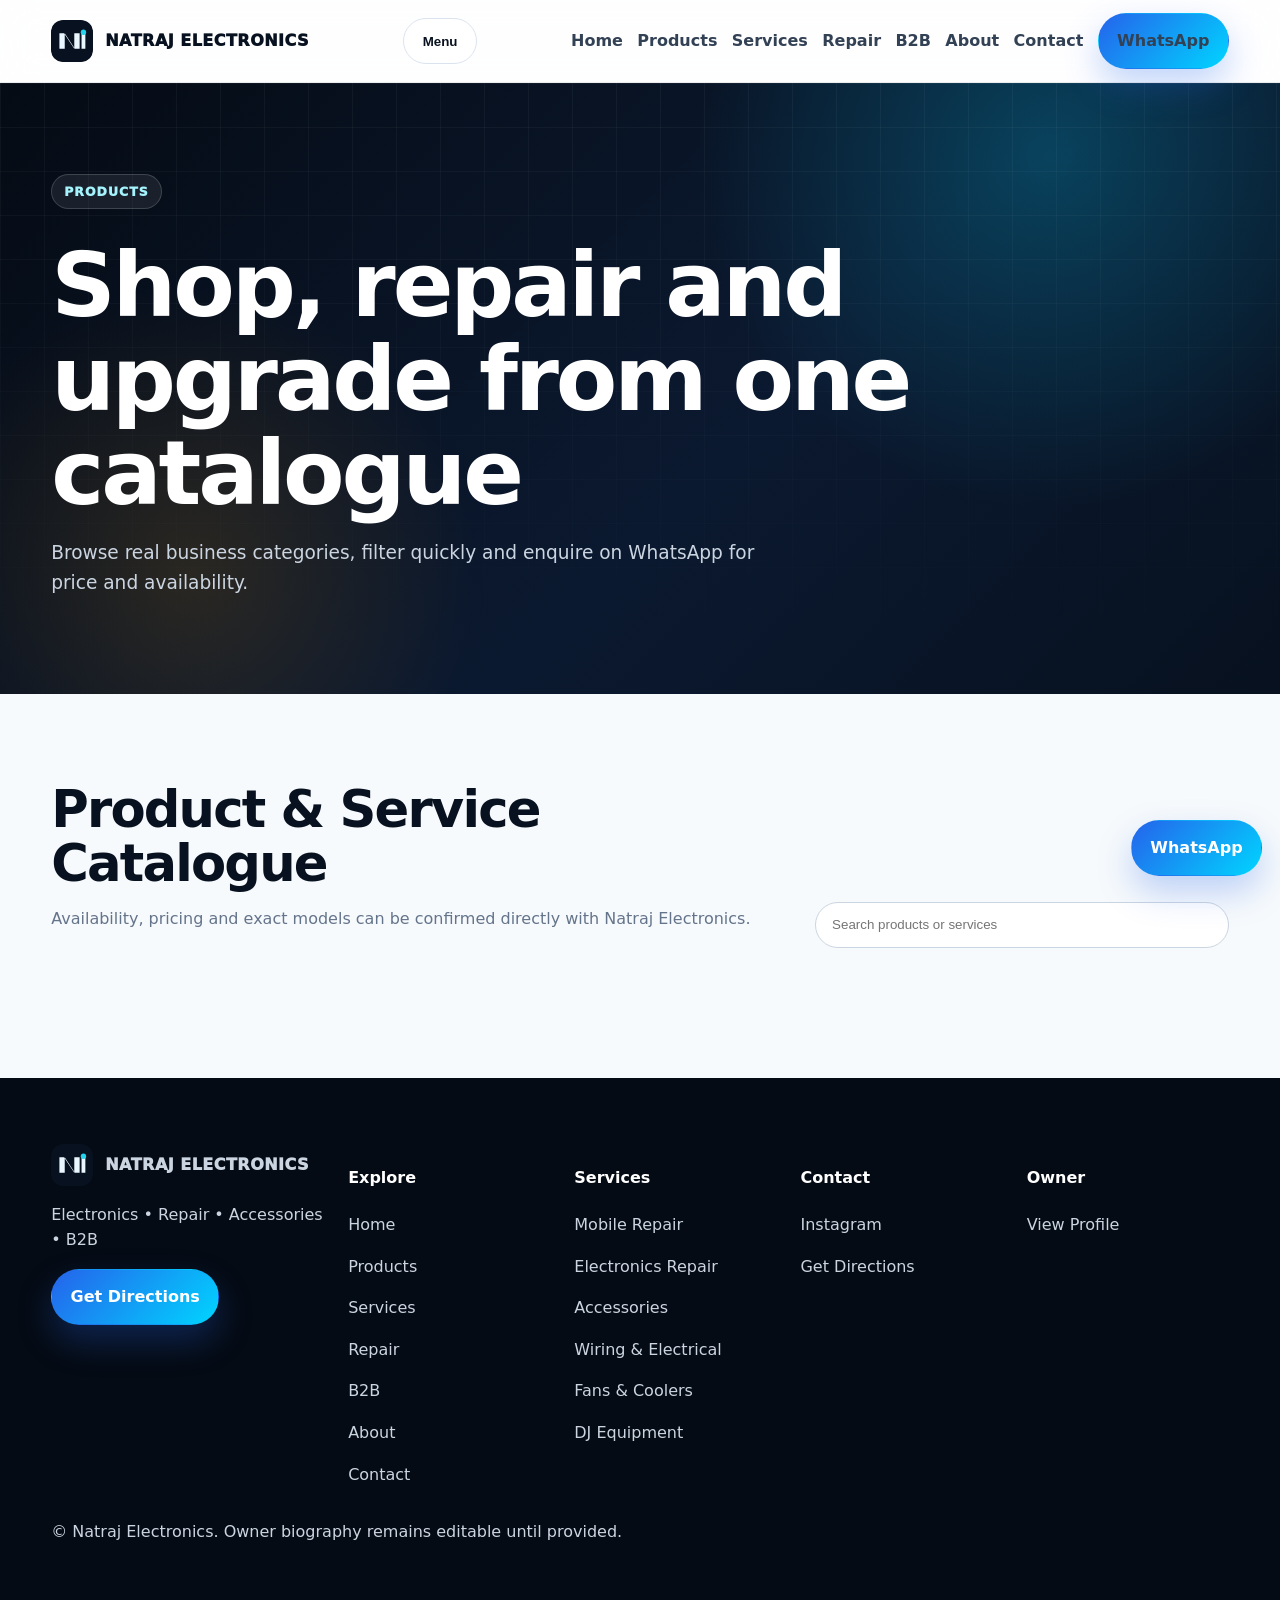
<file: products.html>
<!doctype html><html lang="en"><head><meta charset="utf-8"><meta name="viewport" content="width=device-width,initial-scale=1"><title>Products | Natraj Electronics</title><meta name="description" content="Browse electronics, mobile accessories, repair enquiries, wiring items, fans, coolers, DJ equipment, B2B solutions and EMI options."><link rel="canonical" href="./products.html"><meta property="og:title" content="Products | Natraj Electronics"><meta property="og:description" content="Browse electronics, mobile accessories, repair enquiries, wiring items, fans, coolers, DJ equipment, B2B solutions and EMI options."><meta property="og:image" content="assets/images/shop/og-image.svg"><meta name="twitter:card" content="summary_large_image"><meta name="twitter:title" content="Products | Natraj Electronics"><meta name="twitter:description" content="Browse electronics, mobile accessories, repair enquiries, wiring items, fans, coolers, DJ equipment, B2B solutions and EMI options."><link rel="icon" href="favicon/favicon.svg"><link rel="apple-touch-icon" href="favicon/apple-touch-icon.svg"><link rel="stylesheet" href="css/style.css"><script type="application/ld+json">{"@context":"https://schema.org","@graph":[{"@type":"ElectronicsStore","name":"Natraj Electronics","telephone":"+918969154444","email":"akashakash4657@gmail.com","sameAs":["https://www.instagram.com/natr.aj4444/"],"geo":{"@type":"GeoCoordinates","latitude":25.8860802,"longitude":87.193585},"hasMap":"https://www.google.com/maps/place/Natraj+Electronics/"},{"@type":"WebSite","name":"Natraj Electronics","url":"./"}]}</script></head><body data-page="page"><a class="skip-link" href="#main">Skip to content</a><header class="site-header"><div class="container nav"><a class="brand" href="index.html"><img src="assets/images/logo/mark.svg" alt="Natraj Electronics logo"><span>NATRAJ ELECTRONICS</span></a><button class="btn btn-secondary menu-toggle" type="button" aria-expanded="false" aria-label="Toggle navigation">Menu</button><nav class="nav-links" aria-label="Primary"><a href="index.html">Home</a><a href="products.html">Products</a><a href="services.html">Services</a><a href="services.html#repair">Repair</a><a href="b2b.html">B2B</a><a href="owner.html">About</a><a href="contact.html">Contact</a><a class="btn btn-primary" data-link="whatsapp" target="_blank" rel="noopener">WhatsApp</a></nav></div></header><main id="main"><section class="page-hero"><div class="container"><p class="eyebrow">Products</p><h1>Shop, repair and upgrade from one catalogue</h1><p class="lead">Browse real business categories, filter quickly and enquire on WhatsApp for price and availability.</p></div></section><section><div class="container"><div class="section-head"><div><h2>Product & Service Catalogue</h2><p class="muted">Availability, pricing and exact models can be confirmed directly with Natraj Electronics.</p></div><input id="productSearch" class="search" type="search" placeholder="Search products or services" aria-label="Search products or services"></div><div id="productFilters" class="filters" aria-label="Product categories"></div><div id="productGrid" class="grid cols-3"></div></div></section></main><footer class="site-footer"><div class="container footer-grid"><div><a class="brand" href="index.html"><img src="assets/images/logo/mark.svg" alt="Natraj Electronics logo"><span>NATRAJ ELECTRONICS</span></a><p>Electronics • Repair • Accessories • B2B</p><a class="btn btn-primary" data-link="maps" target="_blank" rel="noopener">Get Directions</a></div><div><h4>Explore</h4><p><a href="index.html">Home</a></p><p><a href="products.html">Products</a></p><p><a href="services.html">Services</a></p><p><a href="services.html#repair">Repair</a></p><p><a href="b2b.html">B2B</a></p><p><a href="owner.html">About</a></p><p><a href="contact.html">Contact</a></p></div><div><h4>Services</h4><p>Mobile Repair</p><p>Electronics Repair</p><p>Accessories</p><p>Wiring & Electrical</p><p>Fans & Coolers</p><p>DJ Equipment</p></div><div><h4>Contact</h4><p><a data-link="call"><span data-config="phone"></span></a></p><p><a data-link="email"><span data-config="email"></span></a></p><p><a data-link="instagram" target="_blank" rel="noopener">Instagram</a></p><p><a data-link="maps" target="_blank" rel="noopener">Get Directions</a></p></div><div><h4>Owner</h4><p><span data-config="owner.name"></span></p><p><a data-link="owner" target="_blank" rel="noopener">View Profile</a></p></div></div><div class="container"><p>© <span class="year"></span> Natraj Electronics. Owner biography remains editable until provided.</p></div></footer><a class="btn btn-primary floating-whatsapp" data-link="whatsapp" target="_blank" rel="noopener" aria-label="WhatsApp Natraj Electronics">WhatsApp</a><nav class="mobile-bottom-nav" aria-label="Mobile quick navigation"><a href="index.html">Home</a><a href="products.html">Products</a><a data-link="whatsapp" target="_blank" rel="noopener">WhatsApp</a><a data-link="call">Call</a></nav><script src="js/config.js"></script><script src="js/products.js"></script><script src="js/services.js"></script><script src="js/main.js"></script><script src="js/contact.js"></script></body></html>
</file>
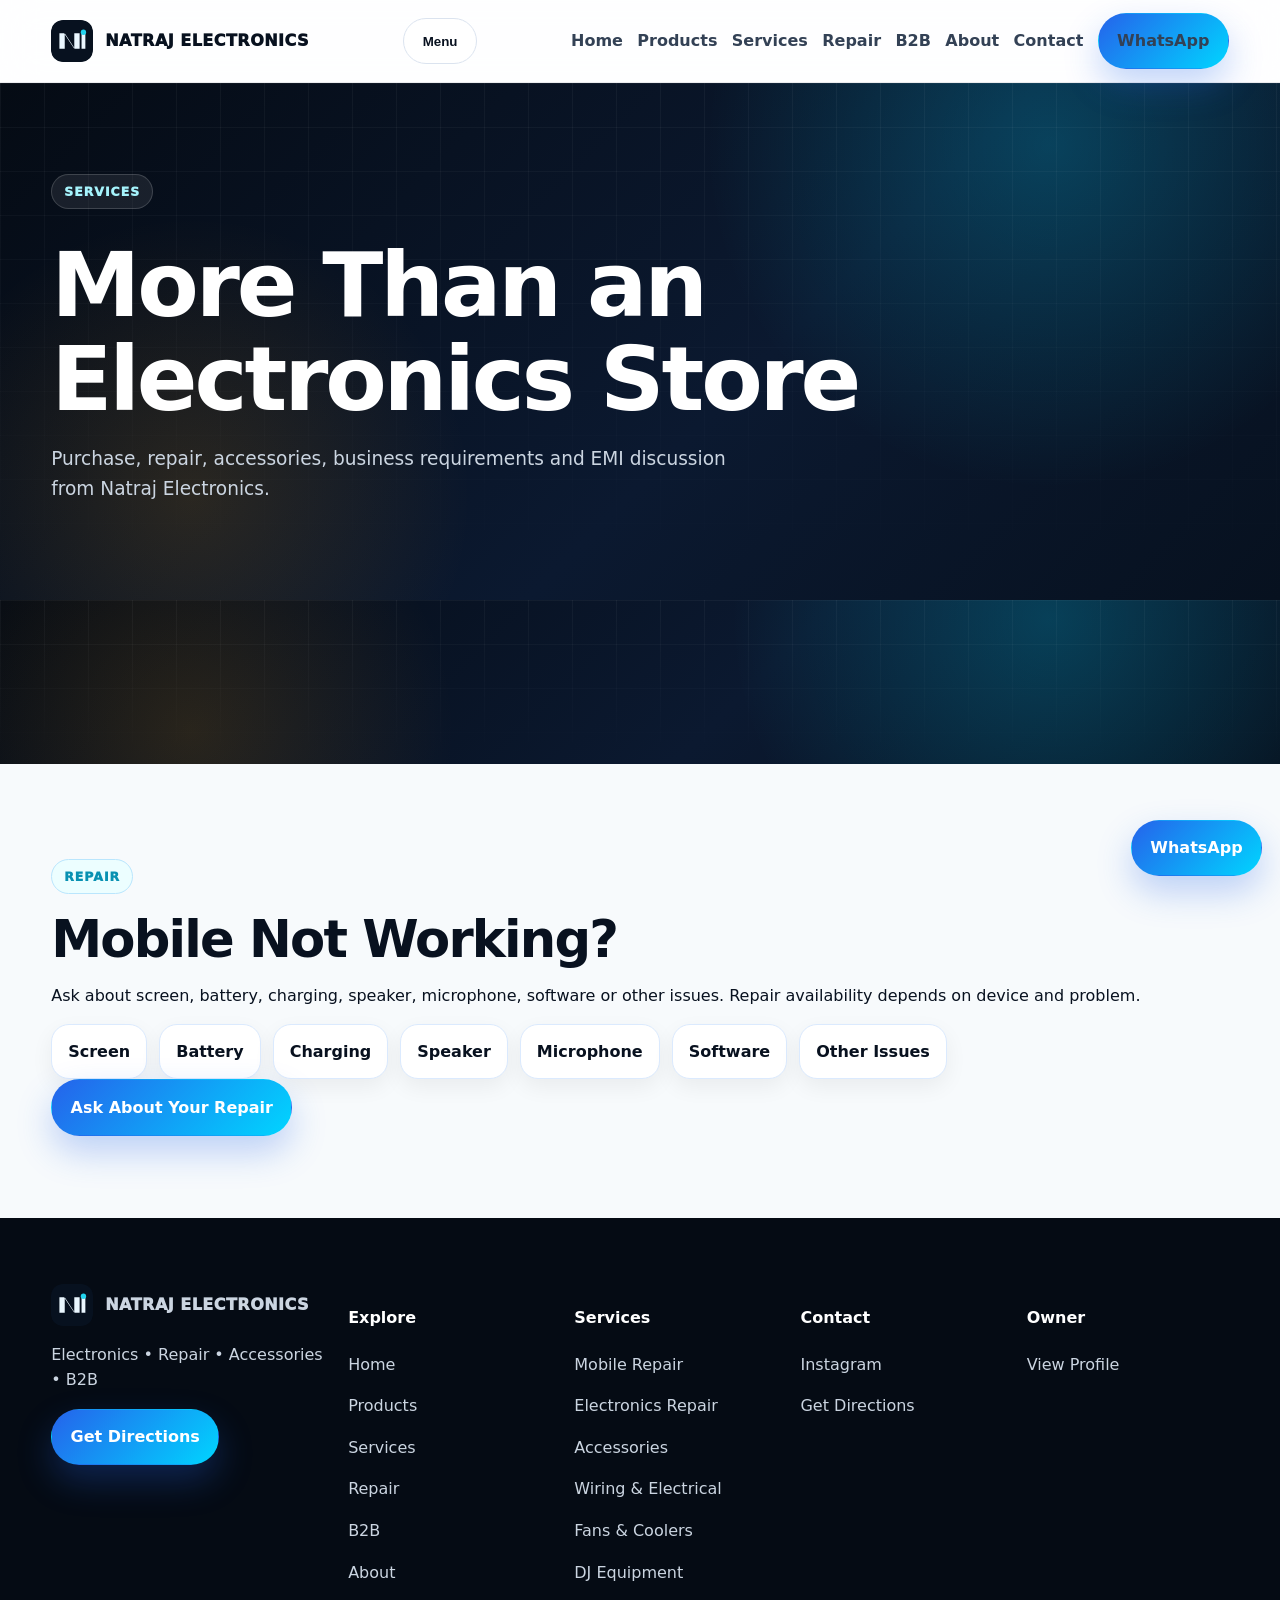
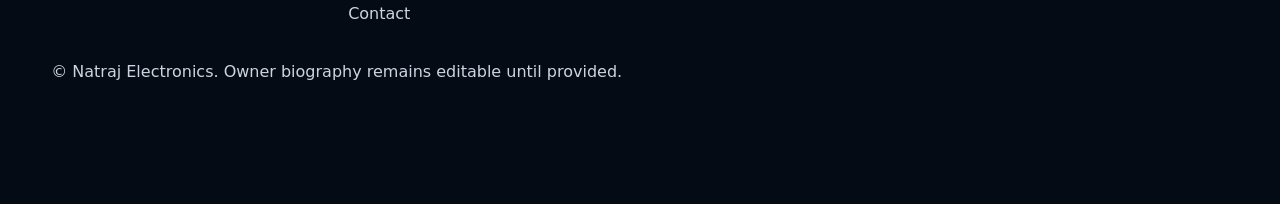
<file: services.html>
<!doctype html><html lang="en"><head><meta charset="utf-8"><meta name="viewport" content="width=device-width,initial-scale=1"><title>Services | Natraj Electronics</title><meta name="description" content="Mobile repair, electronics repair, accessories, wiring and electrical items, fans, coolers, DJ equipment, B2B and EMI enquiries."><link rel="canonical" href="./services.html"><meta property="og:title" content="Services | Natraj Electronics"><meta property="og:description" content="Mobile repair, electronics repair, accessories, wiring and electrical items, fans, coolers, DJ equipment, B2B and EMI enquiries."><meta property="og:image" content="assets/images/shop/og-image.svg"><meta name="twitter:card" content="summary_large_image"><meta name="twitter:title" content="Services | Natraj Electronics"><meta name="twitter:description" content="Mobile repair, electronics repair, accessories, wiring and electrical items, fans, coolers, DJ equipment, B2B and EMI enquiries."><link rel="icon" href="favicon/favicon.svg"><link rel="apple-touch-icon" href="favicon/apple-touch-icon.svg"><link rel="stylesheet" href="css/style.css"><script type="application/ld+json">{"@context":"https://schema.org","@graph":[{"@type":"ElectronicsStore","name":"Natraj Electronics","telephone":"+918969154444","email":"akashakash4657@gmail.com","sameAs":["https://www.instagram.com/natr.aj4444/"],"geo":{"@type":"GeoCoordinates","latitude":25.8860802,"longitude":87.193585},"hasMap":"https://www.google.com/maps/place/Natraj+Electronics/"},{"@type":"WebSite","name":"Natraj Electronics","url":"./"}]}</script></head><body data-page="page"><a class="skip-link" href="#main">Skip to content</a><header class="site-header"><div class="container nav"><a class="brand" href="index.html"><img src="assets/images/logo/mark.svg" alt="Natraj Electronics logo"><span>NATRAJ ELECTRONICS</span></a><button class="btn btn-secondary menu-toggle" type="button" aria-expanded="false" aria-label="Toggle navigation">Menu</button><nav class="nav-links" aria-label="Primary"><a href="index.html">Home</a><a href="products.html">Products</a><a href="services.html">Services</a><a href="services.html#repair">Repair</a><a href="b2b.html">B2B</a><a href="owner.html">About</a><a href="contact.html">Contact</a><a class="btn btn-primary" data-link="whatsapp" target="_blank" rel="noopener">WhatsApp</a></nav></div></header><main id="main"><section class="page-hero"><div class="container"><p class="eyebrow">Services</p><h1>More Than an Electronics Store</h1><p class="lead">Purchase, repair, accessories, business requirements and EMI discussion from Natraj Electronics.</p></div></section><section class="dark-section"><div class="container"><div class="grid cols-4" data-services></div></div></section><section id="repair"><div class="container"><p class="eyebrow">Repair</p><h2 class="section-title">Mobile Not Working?</h2><p>Ask about screen, battery, charging, speaker, microphone, software or other issues. Repair availability depends on device and problem.</p><div class="repair-chips"><span>Screen</span><span>Battery</span><span>Charging</span><span>Speaker</span><span>Microphone</span><span>Software</span><span>Other Issues</span></div><a class="btn btn-primary" data-link="whatsapp" data-message-key="repair" target="_blank" rel="noopener">Ask About Your Repair</a></div></section></main><footer class="site-footer"><div class="container footer-grid"><div><a class="brand" href="index.html"><img src="assets/images/logo/mark.svg" alt="Natraj Electronics logo"><span>NATRAJ ELECTRONICS</span></a><p>Electronics • Repair • Accessories • B2B</p><a class="btn btn-primary" data-link="maps" target="_blank" rel="noopener">Get Directions</a></div><div><h4>Explore</h4><p><a href="index.html">Home</a></p><p><a href="products.html">Products</a></p><p><a href="services.html">Services</a></p><p><a href="services.html#repair">Repair</a></p><p><a href="b2b.html">B2B</a></p><p><a href="owner.html">About</a></p><p><a href="contact.html">Contact</a></p></div><div><h4>Services</h4><p>Mobile Repair</p><p>Electronics Repair</p><p>Accessories</p><p>Wiring & Electrical</p><p>Fans & Coolers</p><p>DJ Equipment</p></div><div><h4>Contact</h4><p><a data-link="call"><span data-config="phone"></span></a></p><p><a data-link="email"><span data-config="email"></span></a></p><p><a data-link="instagram" target="_blank" rel="noopener">Instagram</a></p><p><a data-link="maps" target="_blank" rel="noopener">Get Directions</a></p></div><div><h4>Owner</h4><p><span data-config="owner.name"></span></p><p><a data-link="owner" target="_blank" rel="noopener">View Profile</a></p></div></div><div class="container"><p>© <span class="year"></span> Natraj Electronics. Owner biography remains editable until provided.</p></div></footer><a class="btn btn-primary floating-whatsapp" data-link="whatsapp" target="_blank" rel="noopener" aria-label="WhatsApp Natraj Electronics">WhatsApp</a><nav class="mobile-bottom-nav" aria-label="Mobile quick navigation"><a href="index.html">Home</a><a href="products.html">Products</a><a data-link="whatsapp" target="_blank" rel="noopener">WhatsApp</a><a data-link="call">Call</a></nav><script src="js/config.js"></script><script src="js/products.js"></script><script src="js/services.js"></script><script src="js/main.js"></script><script src="js/contact.js"></script></body></html>
</file>
<file: css/style.css>
:root{--ink:#08111f;--navy:#050b14;--panel:#0b1628;--muted:#64748b;--line:#dbe3ef;--electric:#00d5ff;--blue:#2563eb;--gold:#f59e0b;--bg:#f7fafc;--card:#fff;--radius:26px;--shadow:0 24px 80px rgba(2,8,23,.14)}*{box-sizing:border-box}html{scroll-behavior:smooth}body{margin:0;font-family:Inter,ui-sans-serif,system-ui,-apple-system,Segoe UI,Arial,sans-serif;background:var(--bg);color:var(--ink);line-height:1.6;padding-bottom:0}a{color:inherit;text-decoration:none}img{max-width:100%;height:auto}.container{width:min(1180px,92vw);margin:auto}.skip-link{position:absolute;left:-999px}.skip-link:focus{left:1rem;top:1rem;z-index:99;background:#fff;padding:.8rem 1rem;border-radius:12px}.site-header{position:sticky;top:0;z-index:50;background:rgba(255,255,255,.82);backdrop-filter:blur(18px);border-bottom:1px solid rgba(15,23,42,.08)}.nav{display:flex;align-items:center;justify-content:space-between;padding:13px 0}.brand{display:flex;gap:.75rem;align-items:center;font-weight:950;letter-spacing:.03em}.brand img{width:42px;border-radius:12px}.nav-links{display:flex;gap:.9rem;align-items:center}.nav-links a{font-weight:800;color:#334155}.nav-links a:hover,.nav-links a.active{color:var(--blue)}.menu-toggle{display:none}.btn{display:inline-flex;align-items:center;justify-content:center;gap:.5rem;border:1px solid transparent;border-radius:999px;padding:.9rem 1.15rem;font-weight:900;transition:.25s ease;cursor:pointer}.btn-primary{background:linear-gradient(135deg,var(--blue),var(--electric));color:#fff;box-shadow:0 16px 35px rgba(37,99,235,.28)}.btn-secondary{background:#fff;color:var(--ink);border-color:var(--line)}.btn-dark{background:var(--navy);color:#fff}.btn:hover{transform:translateY(-2px)}.text-link{color:var(--blue);font-weight:900}.hero,.page-hero,.dark-section{position:relative;overflow:hidden;background:radial-gradient(circle at 82% 12%,rgba(0,213,255,.22),transparent 30%),radial-gradient(circle at 15% 80%,rgba(245,158,11,.14),transparent 24%),linear-gradient(135deg,#050b14,#0b1930 58%,#07111f);color:#fff}.hero:before,.page-hero:before,.dark-section:before{content:"";position:absolute;inset:0;background-image:linear-gradient(rgba(255,255,255,.045) 1px,transparent 1px),linear-gradient(90deg,rgba(255,255,255,.045) 1px,transparent 1px);background-size:44px 44px;mask-image:linear-gradient(to bottom,#000,transparent)}.hero-grid{position:relative;display:grid;grid-template-columns:1.05fr .95fr;gap:3rem;align-items:center;padding:92px 0 70px}.eyebrow{display:inline-flex;align-items:center;gap:.45rem;color:#0891b2;background:#ecfeff;border:1px solid #bae6fd;padding:.42rem .75rem;border-radius:999px;font-weight:950;font-size:.78rem;letter-spacing:.08em;text-transform:uppercase}.hero .eyebrow,.page-hero .eyebrow,.dark-section .eyebrow{color:#a5f3fc;background:rgba(255,255,255,.08);border-color:rgba(255,255,255,.16)}h1,h2,h3{letter-spacing:-.035em;line-height:1.05}.hero h1,.page-hero h1{font-size:clamp(2.7rem,7vw,5.8rem);margin:1rem 0}.lead{font-size:1.16rem;color:#cbd5e1;max-width:720px}.hero-actions,.action-row{display:flex;gap:.8rem;flex-wrap:wrap;margin-top:1.4rem}.trust-strip{display:flex;gap:.6rem;flex-wrap:wrap;margin-top:1.5rem}.trust-strip span,.chip{display:inline-flex;padding:.45rem .75rem;border-radius:999px;background:rgba(255,255,255,.1);border:1px solid rgba(255,255,255,.16);color:#e0f2fe;font-weight:850}.device-stage{min-height:390px;position:relative;border:1px solid rgba(255,255,255,.14);border-radius:36px;background:rgba(255,255,255,.06);box-shadow:inset 0 1px rgba(255,255,255,.18),0 40px 100px rgba(0,0,0,.22);backdrop-filter:blur(12px);padding:2rem}.device{position:absolute;border-radius:26px;background:linear-gradient(145deg,rgba(255,255,255,.24),rgba(255,255,255,.05));border:1px solid rgba(255,255,255,.16);box-shadow:0 30px 70px rgba(0,0,0,.25)}.tv{width:72%;height:42%;left:10%;top:16%}.phone{width:24%;height:54%;right:10%;bottom:10%}.chip-device{width:32%;height:28%;left:18%;bottom:14%}section{padding:82px 0}.section-head{display:flex;justify-content:space-between;gap:1rem;align-items:end;margin-bottom:2rem}.section-head h2,.section-title{font-size:clamp(2rem,4vw,3.35rem);margin:.4rem 0}.muted{color:var(--muted)}.dark-section .muted,.dark-section p{color:#cbd5e1}.grid{display:grid;gap:1.25rem}.cols-4{grid-template-columns:repeat(4,1fr)}.cols-3{grid-template-columns:repeat(3,1fr)}.cols-2{grid-template-columns:repeat(2,1fr)}.card,.service-card{background:var(--card);border:1px solid #e2e8f0;border-radius:var(--radius);padding:1.35rem;box-shadow:0 10px 35px rgba(2,8,23,.06);transition:.25s}.card:hover,.service-card:hover{transform:translateY(-5px);box-shadow:var(--shadow)}.dark-card{background:linear-gradient(145deg,#07111f,#10233f);color:#fff;border-color:rgba(255,255,255,.1)}.service-card{background:linear-gradient(180deg,rgba(255,255,255,.09),rgba(255,255,255,.045));color:#fff;border-color:rgba(255,255,255,.12)}.service-icon{width:54px;height:54px;display:grid;place-items:center;border-radius:18px;background:rgba(0,213,255,.14);font-size:1.5rem}.badge{display:inline-flex;padding:.35rem .7rem;border-radius:999px;background:#e0f2fe;color:#075985;font-weight:900;font-size:.8rem}.product-media{position:relative;overflow:hidden;border-radius:20px;background:#eef6ff}.product-card img{aspect-ratio:16/10;object-fit:cover;width:100%;transition:.35s}.product-card:hover img{transform:scale(1.05)}.feature-badge{position:absolute;top:12px;right:12px;background:linear-gradient(135deg,var(--gold),#f97316);color:#fff;padding:.35rem .65rem;border-radius:999px;font-weight:900;font-size:.75rem}.price{font-size:1.05rem}.best-seller-layout{grid-template-columns:1.2fr .8fr .8fr}.best-seller-layout .feature-tile{grid-row:span 2}.best-seller-layout .feature-tile img{aspect-ratio:4/3}.filters{display:flex;flex-wrap:wrap;gap:.7rem;margin-bottom:1rem}.filter-btn{border:1px solid #cbd5e1;background:#fff;border-radius:999px;padding:.65rem .9rem;font-weight:850}.filter-btn.active{background:var(--navy);color:#fff}.search{width:min(430px,100%);border:1px solid #cbd5e1;border-radius:999px;padding:.9rem 1rem}.what-card{padding:1.6rem;border-radius:28px;background:linear-gradient(135deg,#fff,#eff6ff);border:1px solid #dbeafe}.repair-chips,.category-grid{display:flex;flex-wrap:wrap;gap:.75rem}.repair-chips span,.category-card{background:#fff;border:1px solid #dbeafe;border-radius:18px;padding:.85rem 1rem;font-weight:900;box-shadow:0 8px 22px rgba(2,8,23,.06)}.portrait-card{overflow:hidden}.owner-img{width:100%;aspect-ratio:4/5;object-fit:cover;border-radius:30px;background:#dbeafe}.contact-card p{font-size:1.08rem}.form{display:grid;gap:1rem}.form label{font-weight:900}.form input,.form textarea{width:100%;border:1px solid #cbd5e1;border-radius:15px;padding:.9rem;font:inherit}.site-footer{background:#050b14;color:#cbd5e1;padding:66px 0 104px}.footer-grid{display:grid;grid-template-columns:1.35fr repeat(4,1fr);gap:1.5rem}.footer-grid h4{color:#fff}.footer-grid a:hover{color:#67e8f9}.floating-whatsapp{position:fixed;right:18px;bottom:24px;z-index:40}.mobile-bottom-nav{display:none}.reveal{opacity:0;transform:translateY(18px);transition:.6s}.reveal.visible{opacity:1;transform:none}.page-hero{padding:78px 0}.split-panel{background:#fff;border:1px solid #e2e8f0;border-radius:34px;padding:1.2rem;box-shadow:var(--shadow)}.soft-section{background:linear-gradient(180deg,#fff,#f8fafc)}.accent-card{background:linear-gradient(135deg,#ecfeff,#fff7ed);border:1px solid #bae6fd}.mini-kicker{font-weight:950;color:var(--blue);text-transform:uppercase;font-size:.8rem;letter-spacing:.08em}@media(max-width:900px){body{padding-bottom:62px}.nav-links{display:none;position:absolute;top:70px;left:4vw;right:4vw;background:#fff;border:1px solid #e2e8f0;border-radius:20px;padding:1rem;box-shadow:var(--shadow);flex-direction:column;align-items:stretch}.nav-links.open{display:flex}.menu-toggle{display:inline-flex}.hero-grid,.cols-2,.cols-3,.cols-4,.best-seller-layout{grid-template-columns:1fr}.section-head{display:block}.footer-grid{grid-template-columns:1fr 1fr}.mobile-bottom-nav{display:grid;grid-template-columns:repeat(4,1fr);position:fixed;bottom:0;left:0;right:0;background:#fff;border-top:1px solid #e2e8f0;z-index:60;box-shadow:0 -10px 30px rgba(2,8,23,.08)}.mobile-bottom-nav a{padding:.65rem .25rem;text-align:center;font-size:.78rem;font-weight:900}.floating-whatsapp{display:none}}@media(max-width:560px){.footer-grid{grid-template-columns:1fr}.device-stage{min-height:260px}.hero-grid{padding:66px 0}.btn{width:100%}.mobile-bottom-nav a{width:auto}.hero-actions .btn,.action-row .btn{width:100%}}@media(prefers-reduced-motion:reduce){*,*:before,*:after{animation:none!important;transition:none!important;scroll-behavior:auto!important}.reveal{opacity:1;transform:none}}
</file>
